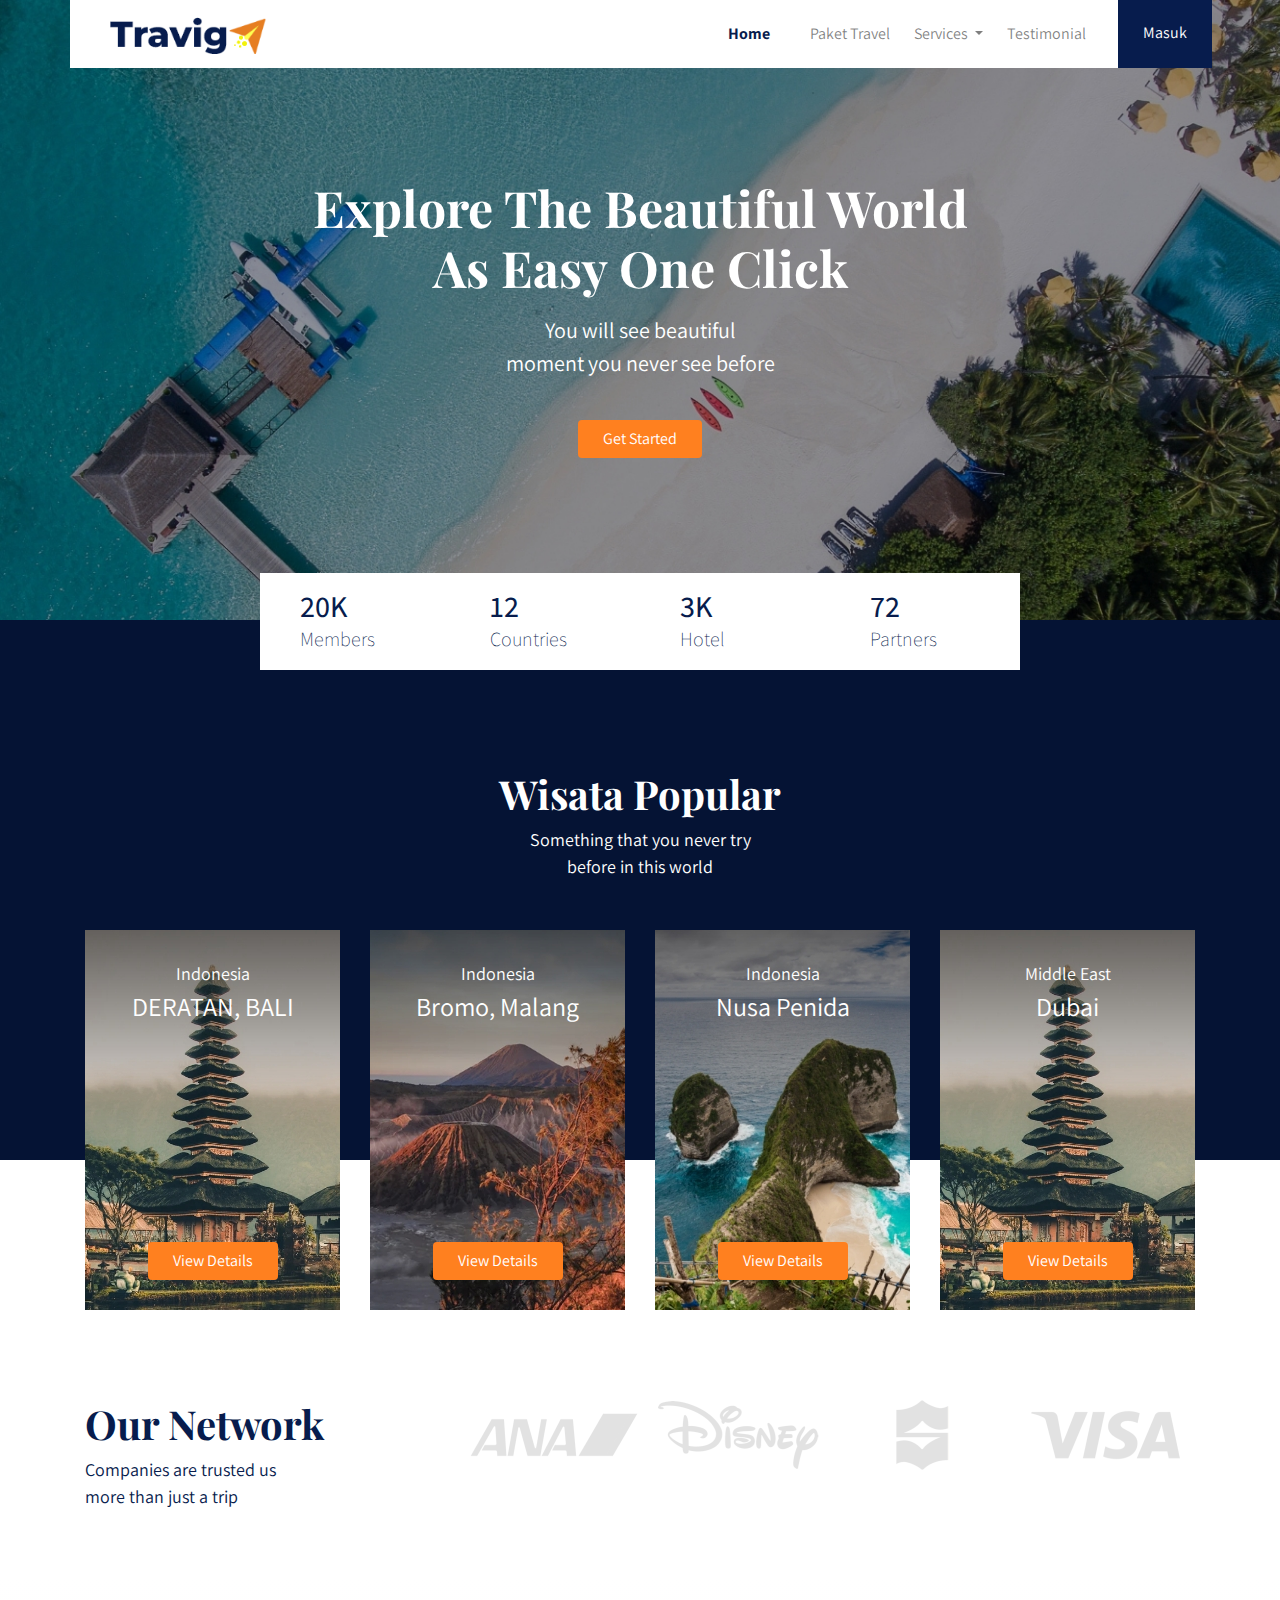
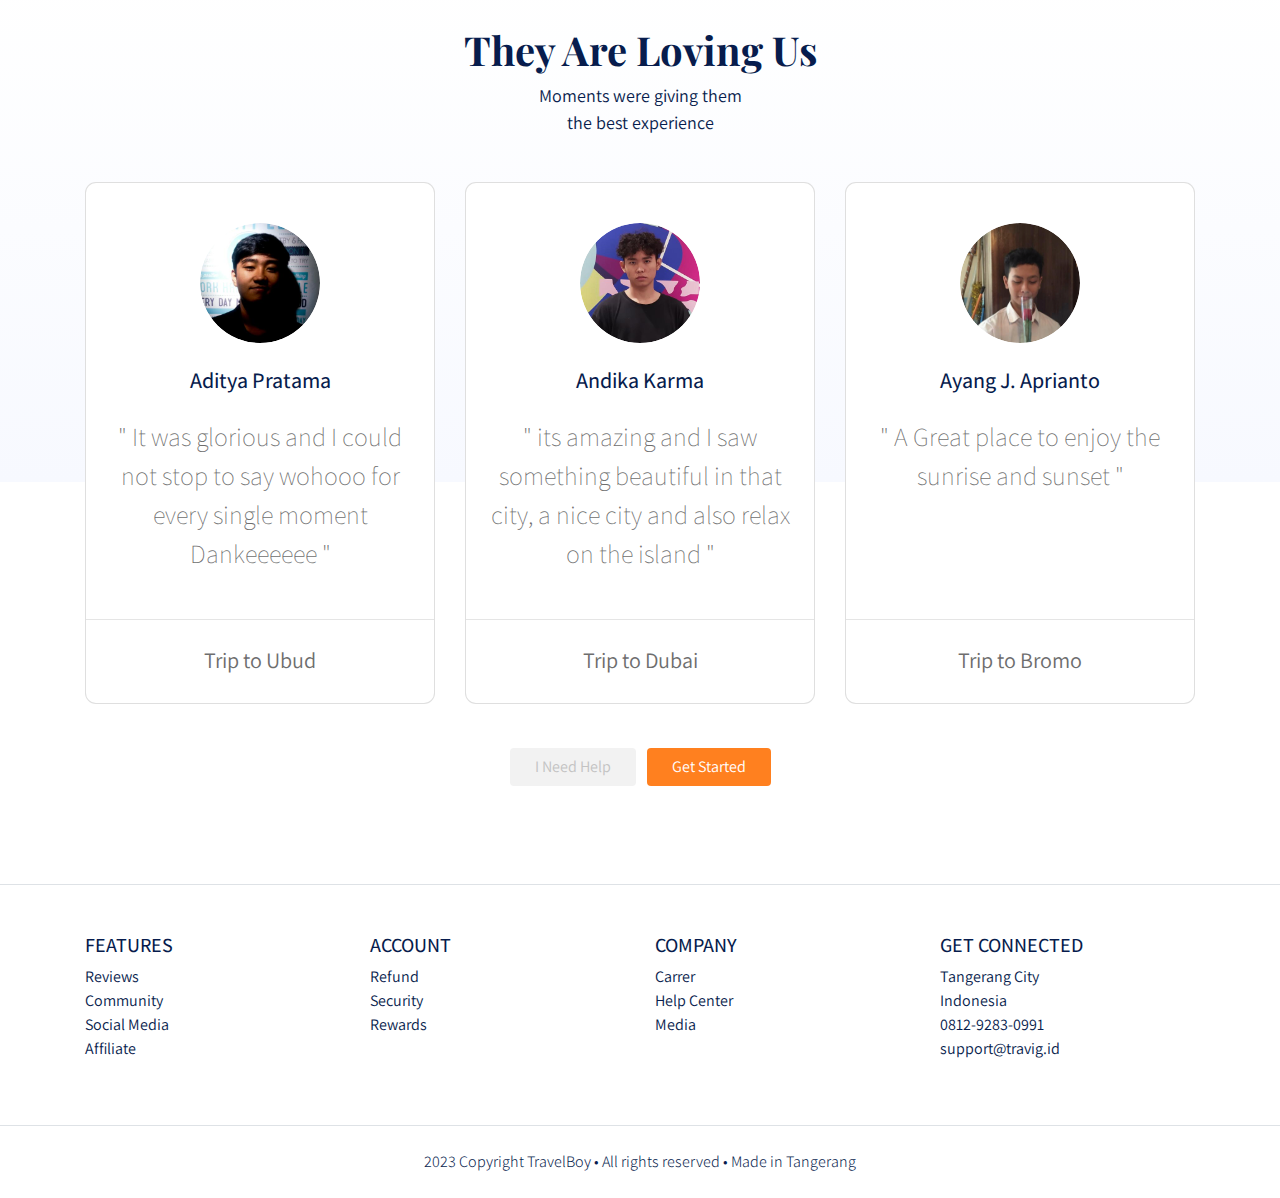
<file: index.html>
<!DOCTYPE html>
<html lang="en">
	<head>
		<meta charset="UTF-8" />
		<meta http-equiv="X-UA-Compatible" content="IE=edge" />
		<meta name="viewport" content="width=device-width, initial-scale=1.0" />
		<title>The Travig</title>
		<!-- Bootstrap CSS -->
		<link rel="stylesheet" href="frontend/libraries/bootstrap/css/bootstrap.css" />

		<!-- Google Font -->
		<link href="https://fonts.googleapis.com/css2?family=Assistant:wght@300;400;500;600;700;800&family=Playfair+Display:wght@400;500;600;700;800;900&display=swap" rel="stylesheet" />

		<!-- CSS -->
		<link rel="stylesheet" href="frontend/styles/main.css" />
	</head>
	<body>
		<!-- Navbar -->
		<div class="container">
			<nav class="row navbar navbar-expand-lg navbar-light bg-white">
				<a href="index.html" class="navbar-brand">
					<img src="frontend/images/logo_travig.png" alt="Logo Travig" />
				</a>
				<button class="navbar-toggler navbar-toggler-right" type="button" data-toggle="collapse" data-target="#navb">
					<span class="navbar-toggler-icon"></span>
				</button>

				<div class="collapse navbar-collapse" id="navb">
					<ul class="navbar-nav ml-auto mr-3">
						<li class="nav-item mx-md-3">
							<a href="index.html" class="nav-link active">Home</a>
						</li>
						<li class="nav-item mx-md-2">
							<a href="details.html" class="nav-link">Paket Travel</a>
						</li>
						<li class="nav-item dropdown">
							<a href="#" class="nav-link dropdown-toggle" id="navbardrop" data-toggle="dropdown"> Services </a>
							<div class="dropdown-menu">
								<a href="#" class="dropdown-item">Link 1</a>
								<a href="#" class="dropdown-item">Link 2</a>
								<a href="#" class="dropdown-item">Link 3</a>
							</div>
						</li>
						<li class="nav-item mx-md-2">
							<a href="#" class="nav-link">Testimonial</a>
						</li>
					</ul>

					<!-- Mobile Button -->
					<form class="form-inline d-sm-block d-md-none">
						<button class="btn btn-login my-2 my-sm-0 px-4">Masuk</button>
					</form>

					<!-- Desktop Button -->
					<form class="form-inline my-2 my-lg-0 d-none d-md-block">
						<button class="btn btn-login btn-navbar-end my-2 my-sm-0 px-4">Masuk</button>
					</form>
				</div>
			</nav>
		</div>

		<!-- Header -->
		<header class="text-center">
			<h1>
				Explore The Beautiful World
				<br />
				As Easy One Click
			</h1>
			<p class="mt-3">
				You will see beautiful
				<br />
				moment you never see before
			</p>
			<a href="#" class="btn btn-get-started px-4 mt-4"> Get Started </a>
		</header>

		<!-- Main Content -->
		<main>
			<!-- Statistik -->
			<div class="container">
				<section class="section-stats row justify-content-center">
					<div class="col-3 col-md-2 stats-detail">
						<h2>20K</h2>
						<p>Members</p>
					</div>
					<div class="col-3 col-md-2 stats-detail">
						<h2>12</h2>
						<p>Countries</p>
					</div>
					<div class="col-3 col-md-2 stats-detail">
						<h2>3K</h2>
						<p>Hotel</p>
					</div>
					<div class="col-3 col-md-2 stats-detail">
						<h2>72</h2>
						<p>Partners</p>
					</div>
				</section>
			</div>

			<!-- Wisata -->
			<div class="section section-popular">
				<div class="container">
					<div class="row">
						<div class="col text-center section-popular-heading">
							<h2>Wisata Popular</h2>
							<p>
								Something that you never try
								<br />
								before in this world
							</p>
						</div>
					</div>
				</div>
			</div>

			<!-- Item Wisata -->
			<section class="section-popular-content" id="popularContent">
				<div class="container">
					<div class="section-popular-travel row justify-content-center">
						<!-- Item Wisata 1 -->
						<div class="col-sm-6 col-md-4 col-lg-3">
							<div class="card-travel text-center d-flex flex-column" style="background-image: url('frontend/images/popular-1.jpg')">
								<div class="travel-country">Indonesia</div>
								<div class="travel-location">DERATAN, BALI</div>
								<div class="travel-button mt-auto">
									<a href="details.html" class="btn btn-travel-details px-4"> View Details </a>
								</div>
							</div>
						</div>

						<!-- Item Wisata 2 -->
						<div class="col-sm-6 col-md-4 col-lg-3">
							<div class="card-travel text-center d-flex flex-column" style="background-image: url('frontend/images/popular-2.jpg')">
								<div class="travel-country">Indonesia</div>
								<div class="travel-location">Bromo, Malang</div>
								<div class="travel-button mt-auto">
									<a href="details.html" class="btn btn-travel-details px-4"> View Details </a>
								</div>
							</div>
						</div>

						<!-- Item Wisata 3 -->
						<div class="col-sm-6 col-md-4 col-lg-3">
							<div class="card-travel text-center d-flex flex-column" style="background-image: url('frontend/images/popular-3.jpg')">
								<div class="travel-country">Indonesia</div>
								<div class="travel-location">Nusa Penida</div>
								<div class="travel-button mt-auto">
									<a href="details.html" class="btn btn-travel-details px-4"> View Details </a>
								</div>
							</div>
						</div>

						<!-- Item Wisata 4 -->
						<div class="col-sm-6 col-md-4 col-lg-3">
							<div class="card-travel text-center d-flex flex-column" style="background-image: url('frontend/images/popular-1.jpg')">
								<div class="travel-country">Middle East</div>
								<div class="travel-location">Dubai</div>
								<div class="travel-button mt-auto">
									<a href="details.html" class="btn btn-travel-details px-4"> View Details </a>
								</div>
							</div>
						</div>
					</div>
				</div>
			</section>

			<!-- Network -->
			<section class="section-network">
				<div class="container">
					<div class="row">
						<div class="col-md-4">
							<h2>Our Network</h2>
							<p>
								Companies are trusted us
								<br />
								more than just a trip
							</p>
						</div>
						<div class="col-md-8 text-center">
							<img src="frontend/images/logos_partner.png" alt="Image Partners" class="img-partner" />
						</div>
					</div>
				</div>
			</section>

			<!-- Testimonial Heading-->
			<section class="section-testimonial-heading" id="testimonialHeading">
				<div class="container">
					<div class="row">
						<div class="col text-center">
							<h2>They Are Loving Us</h2>
							<p>
								Moments were giving them
								<br />
								the best experience
							</p>
						</div>
					</div>
				</div>
			</section>

			<!-- Testimonial Content -->
			<section class="section-testimonial-content" id="testimonialContent">
				<div class="container">
					<div class="section-popular-travel row justify-content-center">
						<div class="col-sm-6 col-md-6 col-lg-4">
							<div class="card card-testimonial text-center">
								<div class="testimonial-content">
									<img src="frontend/images/testimonial-1.png" alt="User Testi" class="mb-4 rounded-circle" />
									<h3 class="mb-4">Aditya Pratama</h3>
									<p class="testimonial">" It was glorious and I could not stop to say wohooo for every single moment Dankeeeeee "</p>
								</div>
								<hr />
								<p class="trip-to mt-2">Trip to Ubud</p>
							</div>
						</div>
						<div class="col-sm-6 col-md-6 col-lg-4">
							<div class="card card-testimonial text-center">
								<div class="testimonial-content">
									<img src="frontend/images/testimonial-2.png" alt="User Testi" class="mb-4 rounded-circle" />
									<h3 class="mb-4">Andika Karma</h3>
									<p class="testimonial">" its amazing and I saw something beautiful in that city, a nice city and also relax on the island "</p>
								</div>
								<hr />
								<p class="trip-to mt-2">Trip to Dubai</p>
							</div>
						</div>
						<div class="col-sm-6 col-md-6 col-lg-4">
							<div class="card card-testimonial text-center">
								<div class="testimonial-content">
									<img src="frontend/images/testimonial-3.png" alt="User Testi" class="mb-4 rounded-circle" />
									<h3 class="mb-4">Ayang J. Aprianto</h3>
									<p class="testimonial">" A Great place to enjoy the sunrise and sunset "</p>
								</div>
								<hr />
								<p class="trip-to mt-2">Trip to Bromo</p>
							</div>
						</div>
					</div>
					<div class="row">
						<div class="col-12 text-center">
							<a href="#" class="btn btn-need-help px-4 mt-4 mx-1"> I Need Help </a>
							<a href="#" class="btn btn-get-started px-4 mt-4 mx-1"> Get Started </a>
						</div>
					</div>
				</div>
			</section>
		</main>

		<!-- Footer -->
		<footer class="section-footer mt-5 mb-4 border-top">
			<div class="container pt-5 pb-5">
				<div class="row justify-content-center">
					<div class="col-12">
						<div class="row">
							<div class="col-12 col-lg-3">
								<h5>FEATURES</h5>
								<ul class="list-unstyled">
									<li><a href="#">Reviews</a></li>
									<li>
										<a href="#">Community</a>
									</li>
									<li>
										<a href="#">Social Media</a>
									</li>
									<li>
										<a href="#">Affiliate</a>
									</li>
								</ul>
							</div>
							<div class="col-12 col-lg-3">
								<h5>ACCOUNT</h5>
								<ul class="list-unstyled">
									<li><a href="#">Refund</a></li>
									<li>
										<a href="#">Security</a>
									</li>
									<li><a href="#">Rewards</a></li>
								</ul>
							</div>
							<div class="col-12 col-lg-3">
								<h5>COMPANY</h5>
								<ul class="list-unstyled">
									<li><a href="#">Carrer</a></li>
									<li>
										<a href="#">Help Center</a>
									</li>
									<li><a href="#">Media</a></li>
								</ul>
							</div>
							<div class="col-12 col-lg-3">
								<h5>GET CONNECTED</h5>
								<ul class="list-unstyled">
									<li>
										<a href="#">Tangerang City</a>
									</li>
									<li>
										<a href="#">Indonesia</a>
									</li>
									<li>
										<a href="#">0812-9283-0991</a>
									</li>
									<li>
										<a href="#">support@travig.id</a>
									</li>
								</ul>
							</div>
						</div>
					</div>
				</div>
			</div>
			<div class="container-fluid">
				<div class="row border-top justify-content-center align-items-center pt-4">
					<div class="col-auto text-gray-500 font-weight-light">2023 Copyright TravelBoy • All rights reserved • Made in Tangerang</div>
				</div>
			</div>
		</footer>

		<!-- Jquery -->
		<script src="frontend/libraries/jquery/jquery-3.6.3.min.js"></script>
		<!-- Bootstrap JS -->
		<script src="frontend/libraries/bootstrap/js/bootstrap.js"></script>
		<script src="frontend/libraries/retina/retina.min.js"></script>
	</body>
</html>
</file>
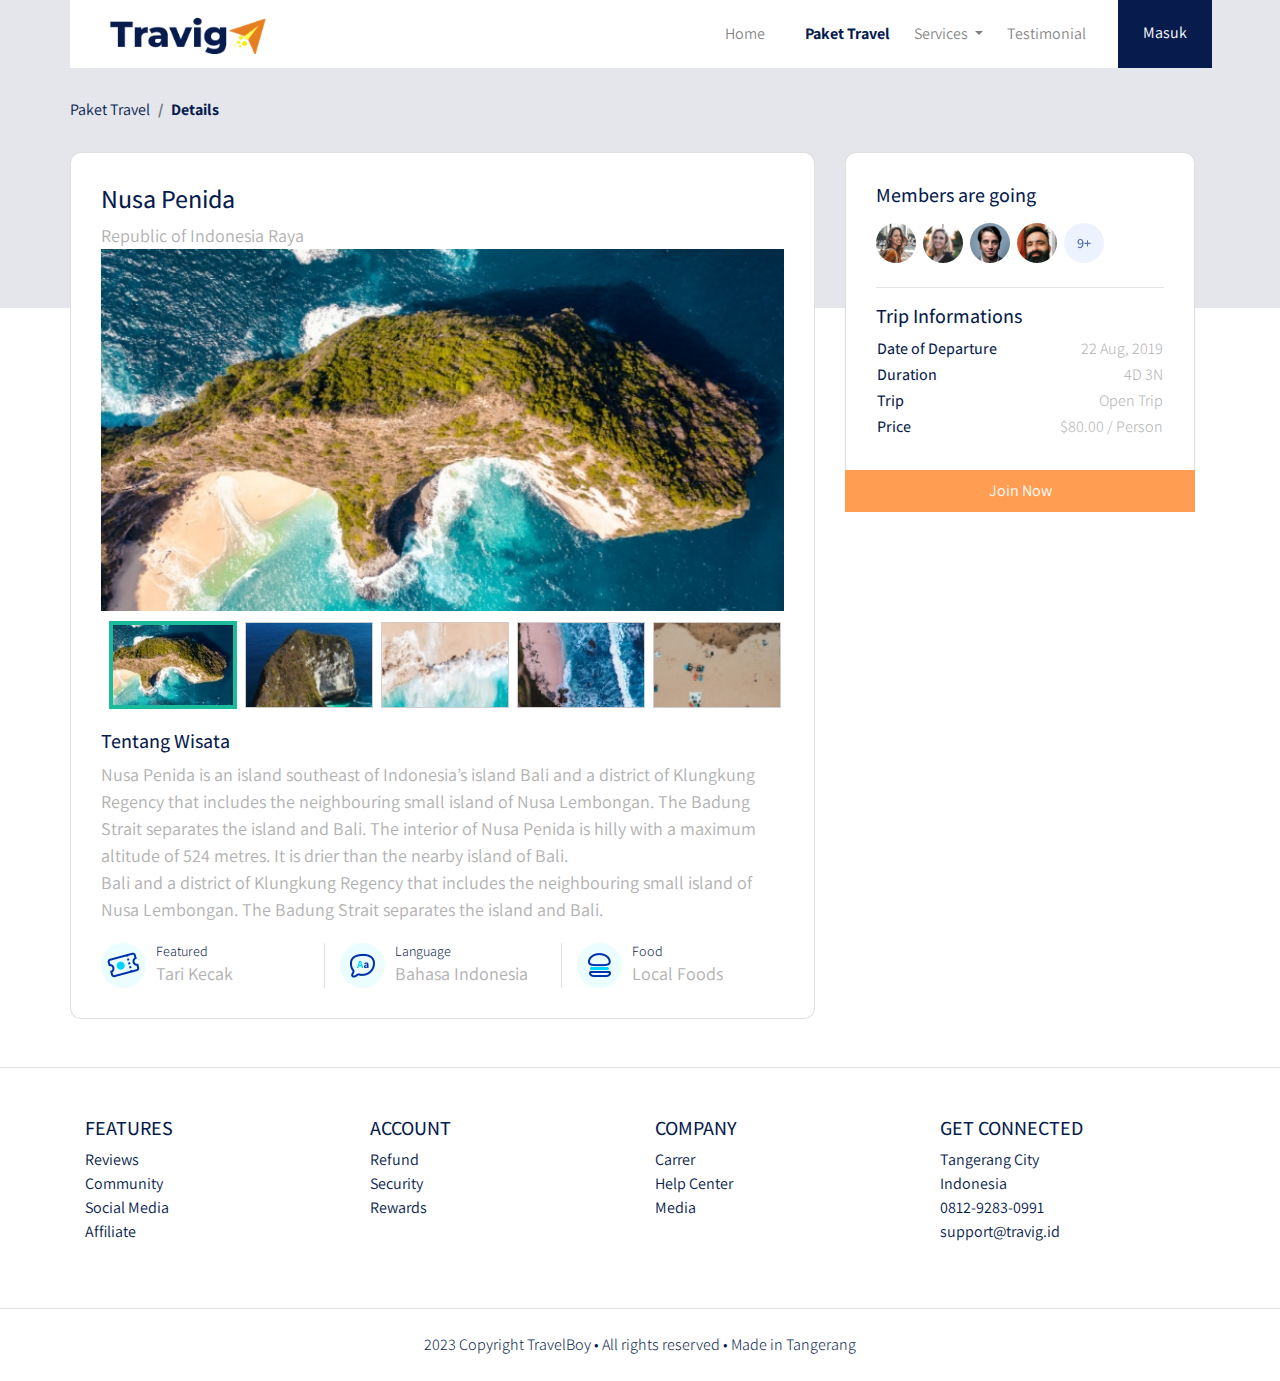
<file: details.html>
<!DOCTYPE html>
<html lang="en">
	<head>
		<meta charset="UTF-8" />
		<meta http-equiv="X-UA-Compatible" content="IE=edge" />
		<meta name="viewport" content="width=device-width, initial-scale=1.0" />
		<title>The Travig</title>
		<!-- Bootstrap CSS -->
		<link rel="stylesheet" href="frontend/libraries/bootstrap/css/bootstrap.css" />

		<!-- XZoom CSS -->
		<link rel="stylesheet" href="frontend/libraries/xzoom/xzoom.css" />

		<!-- Google Font -->
		<link href="https://fonts.googleapis.com/css2?family=Assistant:wght@300;400;500;600;700;800&family=Playfair+Display:wght@400;500;600;700;800;900&display=swap" rel="stylesheet" />

		<!-- CSS -->
		<link rel="stylesheet" href="frontend/styles/main.css" />
	</head>
	<body>
		<!-- Navbar -->
		<div class="container">
			<nav class="row navbar navbar-expand-lg navbar-light bg-white">
				<a href="#" class="navbar-brand">
					<img src="frontend/images/logo_travig.png" alt="Logo Travig" />
				</a>
				<button class="navbar-toggler navbar-toggler-right" type="button" data-toggle="collapse" data-target="#navb">
					<span class="navbar-toggler-icon"></span>
				</button>

				<div class="collapse navbar-collapse" id="navb">
					<ul class="navbar-nav ml-auto mr-3">
						<li class="nav-item mx-md-3">
							<a href="index.html" class="nav-link">Home</a>
						</li>
						<li class="nav-item mx-md-2">
							<a href="details.html" class="nav-link active">Paket Travel</a>
						</li>
						<li class="nav-item dropdown">
							<a href="#" class="nav-link dropdown-toggle" id="navbardrop" data-toggle="dropdown"> Services </a>
							<div class="dropdown-menu">
								<a href="#" class="dropdown-item">Link 1</a>
								<a href="#" class="dropdown-item">Link 2</a>
								<a href="#" class="dropdown-item">Link 3</a>
							</div>
						</li>
						<li class="nav-item mx-md-2">
							<a href="#" class="nav-link">Testimonial</a>
						</li>
					</ul>

					<!-- Mobile Button -->
					<form class="form-inline d-sm-block d-md-none">
						<button class="btn btn-login my-2 my-sm-0 px-4">Masuk</button>
					</form>

					<!-- Desktop Button -->
					<form class="form-inline my-2 my-lg-0 d-none d-md-block">
						<button class="btn btn-login btn-navbar-end my-2 my-sm-0 px-4">Masuk</button>
					</form>
				</div>
			</nav>
		</div>

		<!-- Main Content -->
		<main>
			<!-- Content Details -->
			<section class="section-details-header"></section>
			<section class="section-details-content">
				<div class="container">
					<div class="row">
						<div class="col p-0">
							<nav>
								<ol class="breadcrumb">
									<li class="breadcrumb-item">Paket Travel</li>
									<li class="breadcrumb-item active">Details</li>
								</ol>
							</nav>
						</div>
					</div>
					<div class="row">
						<div class="col-lg-8 pl-lg-0">
							<div class="card card-detail">
								<h1>Nusa Penida</h1>
								<p>Republic of Indonesia Raya</p>
								<div class="gallery">
									<div class="xzoom-container">
										<img src="frontend/images/details-1.jpg" class="xzoom" id="xzoom-default" xoriginal="frontend/images/details-1.jpg" />
									</div>
									<div class="xzoom-thumbs">
										<!-- Details 1 -->
										<a href="frontend/images/details1.jpg">
											<img src="frontend/images/details1.jpg" class="xzoom-gallery" width="128" xpreview="frontend/images/details1.jpg" />
										</a>
										<!-- Details 2 -->
										<a href="frontend/images/details-2.jpg">
											<img src="frontend/images/details-2.jpg" class="xzoom-gallery" width="128" xpreview="frontend/images/details-2.jpg" />
										</a>
										<!-- Details 3 -->
										<a href="frontend/images/details-3.jpg">
											<img src="frontend/images/details-3.jpg" class="xzoom-gallery" width="128" xpreview="frontend/images/details-3.jpg" />
										</a>
										<!-- Details 4 -->
										<a href="frontend/images/details-4.jpg">
											<img src="frontend/images/details-4.jpg" class="xzoom-gallery" width="128" xpreview="frontend/images/details-4.jpg" />
										</a>
										<!-- Details 5 -->
										<a href="frontend/images/details-5.jpg">
											<img src="frontend/images/details-5.jpg" class="xzoom-gallery" width="128" xpreview="frontend/images/details-5.jpg" />
										</a>
									</div>
								</div>
								<h2>Tentang Wisata</h2>
								<p>
									Nusa Penida is an island southeast of Indonesia’s island Bali and a district of Klungkung Regency that includes the neighbouring small island of Nusa Lembongan. The Badung Strait separates the island and Bali. The interior
									of Nusa Penida is hilly with a maximum altitude of 524 metres. It is drier than the nearby island of Bali.
								</p>
								<p>Bali and a district of Klungkung Regency that includes the neighbouring small island of Nusa Lembongan. The Badung Strait separates the island and Bali.</p>
								<div class="features row">
									<div class="col-md-4">
										<img src="frontend/images/ic_event.png" alt="" class="feature-image" />
										<div class="description">
											<h3>Featured</h3>
											<p>Tari Kecak</p>
										</div>
									</div>
									<div class="col-md-4 border-left">
										<img src="frontend/images/ic_language.png" alt="" class="feature-image" />
										<div class="description">
											<h3>Language</h3>
											<p>Bahasa Indonesia</p>
										</div>
									</div>
									<div class="col-md-4 border-left">
										<img src="frontend/images/ic_foods.png" alt="" class="feature-image" />
										<div class="description">
											<h3>Food</h3>
											<p>Local Foods</p>
										</div>
									</div>
								</div>
							</div>
						</div>
						<div class="col-lg-4">
							<div class="card card-detail card-right">
								<h2>Members are going</h2>
								<div class="member my-2">
									<img src="frontend/images/member-1.png" alt="Members" class="member-image mr-1" />
									<img src="frontend/images/member-2.png" alt="Members" class="member-image mr-1" />
									<img src="frontend/images/member-3.png" alt="Members" class="member-image mr-1" />
									<img src="frontend/images/member-4.png" alt="Members" class="member-image mr-1" />
									<img src="frontend/images/member-5.png" alt="Members" class="member-image mr-1" />
								</div>
								<hr />
								<h2>Trip Informations</h2>
								<table class="trip-information">
									<tr>
										<th width="50%">Date of Departure</th>
										<td width="50%" class="text-right">22 Aug, 2019</td>
									</tr>
									<tr>
										<th width="50%">Duration</th>
										<td width="50%" class="text-right">4D 3N</td>
									</tr>
									<tr>
										<th width="50%">Trip</th>
										<td width="50%" class="text-right">Open Trip</td>
									</tr>
									<tr>
										<th width="50%">Price</th>
										<td width="50%" class="text-right">$80.00 / Person</td>
									</tr>
								</table>
							</div>
							<div class="join-container">
								<a href="checkout.html" class="btn btn-block btn-join-now mt-3 py-2"> Join Now </a>
							</div>
						</div>
					</div>
				</div>
			</section>
		</main>

		<!-- Footer -->
		<footer class="section-footer mt-5 mb-4 border-top">
			<div class="container pt-5 pb-5">
				<div class="row justify-content-center">
					<div class="col-12">
						<div class="row">
							<div class="col-12 col-lg-3">
								<h5>FEATURES</h5>
								<ul class="list-unstyled">
									<li><a href="#">Reviews</a></li>
									<li>
										<a href="#">Community</a>
									</li>
									<li>
										<a href="#">Social Media</a>
									</li>
									<li>
										<a href="#">Affiliate</a>
									</li>
								</ul>
							</div>
							<div class="col-12 col-lg-3">
								<h5>ACCOUNT</h5>
								<ul class="list-unstyled">
									<li><a href="#">Refund</a></li>
									<li>
										<a href="#">Security</a>
									</li>
									<li><a href="#">Rewards</a></li>
								</ul>
							</div>
							<div class="col-12 col-lg-3">
								<h5>COMPANY</h5>
								<ul class="list-unstyled">
									<li><a href="#">Carrer</a></li>
									<li>
										<a href="#">Help Center</a>
									</li>
									<li><a href="#">Media</a></li>
								</ul>
							</div>
							<div class="col-12 col-lg-3">
								<h5>GET CONNECTED</h5>
								<ul class="list-unstyled">
									<li>
										<a href="#">Tangerang City</a>
									</li>
									<li>
										<a href="#">Indonesia</a>
									</li>
									<li>
										<a href="#">0812-9283-0991</a>
									</li>
									<li>
										<a href="#">support@travig.id</a>
									</li>
								</ul>
							</div>
						</div>
					</div>
				</div>
			</div>
			<div class="container-fluid">
				<div class="row border-top justify-content-center align-items-center pt-4">
					<div class="col-auto text-gray-500 font-weight-light">2023 Copyright TravelBoy • All rights reserved • Made in Tangerang</div>
				</div>
			</div>
		</footer>

		<!-- Jquery -->
		<script src="frontend/libraries/jquery/jquery-3.6.3.min.js"></script>

		<!-- Bootstrap JS -->
		<script src="frontend/libraries/bootstrap/js/bootstrap.js"></script>

		<!-- Retina Js -->
		<script src="frontend/libraries/retina/retina.min.js"></script>

		<!-- XZoom Js-->
		<script src="frontend/libraries/xzoom/xzoom.min.js"></script>

		<script>
			$(document).ready(function () {
				$('.xzoom, .xzoom-gallery').xzoom({
					zoomWidth: 500,
					title: false,
					tint: '#333',
					Xoffset: 15,
				});
			});
		</script>
	</body>
</html>
</file>
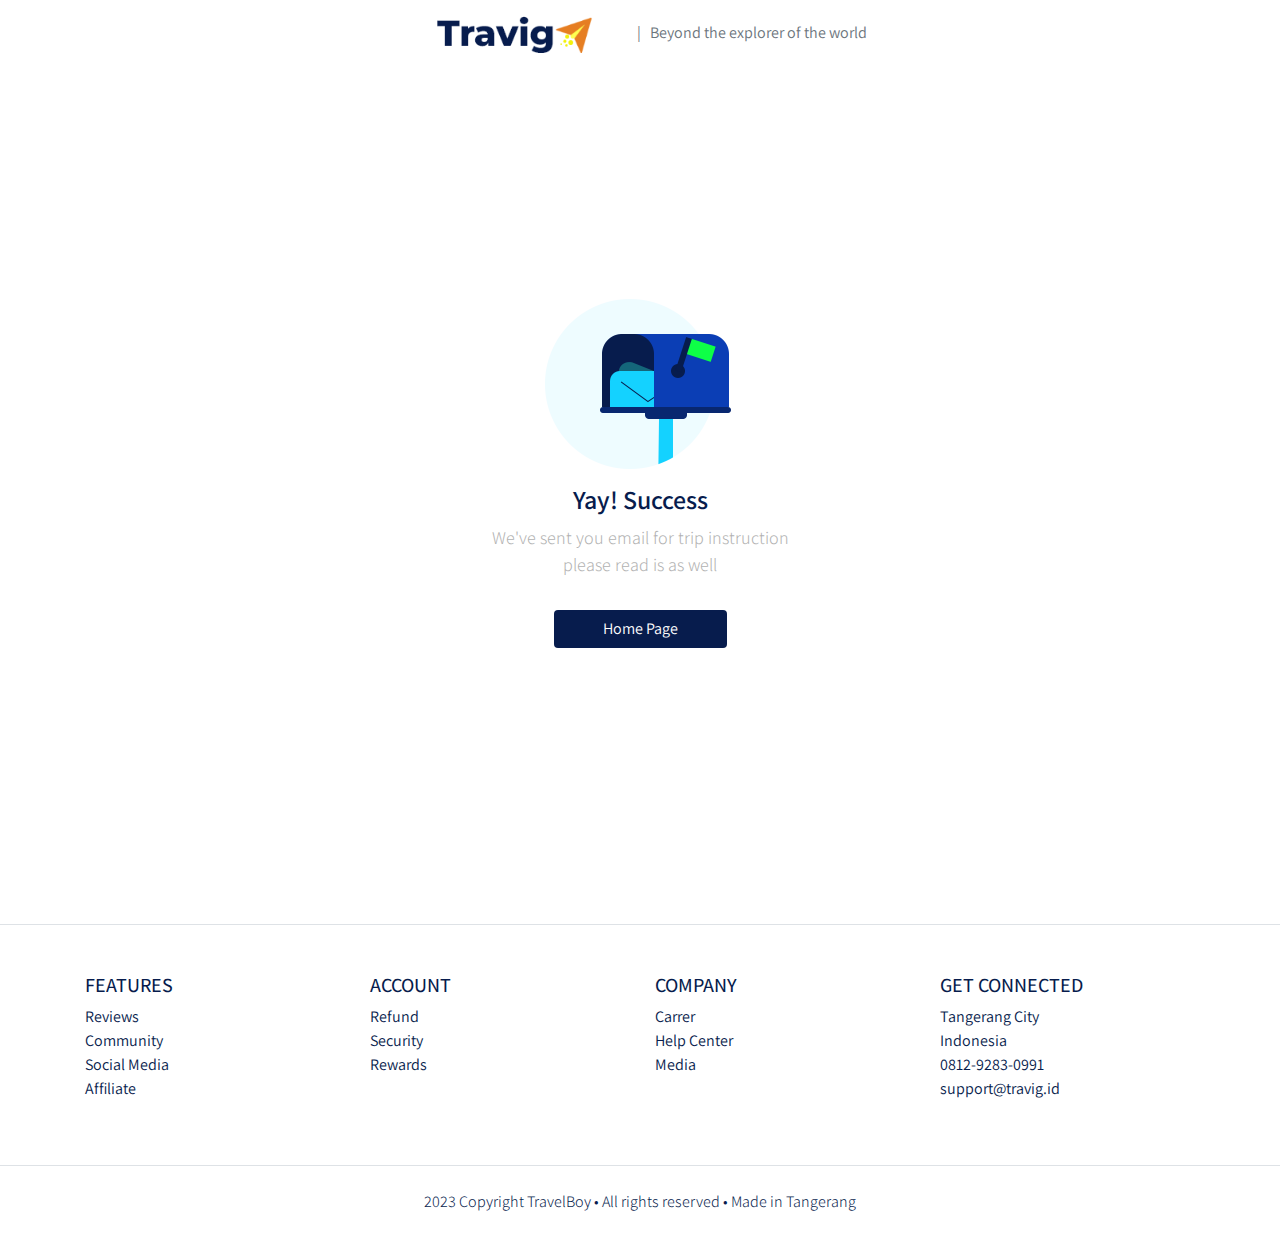
<file: success.html>
<!DOCTYPE html>
<html lang="en">
	<head>
		<meta charset="UTF-8" />
		<meta http-equiv="X-UA-Compatible" content="IE=edge" />
		<meta name="viewport" content="width=device-width, initial-scale=1.0" />
		<title>The Travig</title>
		<!-- Bootstrap CSS -->
		<link rel="stylesheet" href="frontend/libraries/bootstrap/css/bootstrap.css" />

		<!-- XZoom CSS -->
		<link rel="stylesheet" href="frontend/libraries/xzoom/xzoom.css" />

		<!-- Gijgo CSS -->
		<link rel="stylesheet" href="frontend/libraries/gijgo/css/gijgo.min.css" />

		<!-- Google Font -->
		<link href="https://fonts.googleapis.com/css2?family=Assistant:wght@300;400;500;600;700;800&family=Playfair+Display:wght@400;500;600;700;800;900&display=swap" rel="stylesheet" />

		<!-- CSS -->
		<link rel="stylesheet" href="frontend/styles/main.css" />
	</head>
	<body>
		<!-- Navbar -->
		<div class="container">
			<nav class="row navbar navbar-expand-lg navbar-light bg-white">
				<div class="navbar-nav ml-auto mr-auto mr-sm-auto mr-lg-0 mr-md-auto">
					<a href="index.html" class="navbar-brand">
						<img src="frontend/images/logo_travig.png" alt="Logo Travig" />
					</a>
				</div>

				<ul class="navbar-nav mr-auto d-none d-lg-block">
					<li>
						<span class="text-muted"> | &nbsp; Beyond the explorer of the world </span>
					</li>
				</ul>
			</nav>
		</div>

		<!-- Main Content -->
		<main>
			<div class="section-success d-flex align-items-center">
				<div class="col text-center">
					<img src="frontend/images/Ic_mail.png" alt="Icon Success" />
					<h1>Yay! Success</h1>
					<p>
						We've sent you email for trip instruction
						<br />
						please read is as well
					</p>
					<a href="index.html" class="btn btn-home-page mt-3 px-5">Home Page</a>
				</div>
			</div>
		</main>

		<!-- Footer -->
		<footer class="section-footer mt-5 mb-4 border-top">
			<div class="container pt-5 pb-5">
				<div class="row justify-content-center">
					<div class="col-12">
						<div class="row">
							<div class="col-12 col-lg-3">
								<h5>FEATURES</h5>
								<ul class="list-unstyled">
									<li><a href="#">Reviews</a></li>
									<li>
										<a href="#">Community</a>
									</li>
									<li>
										<a href="#">Social Media</a>
									</li>
									<li>
										<a href="#">Affiliate</a>
									</li>
								</ul>
							</div>
							<div class="col-12 col-lg-3">
								<h5>ACCOUNT</h5>
								<ul class="list-unstyled">
									<li><a href="#">Refund</a></li>
									<li>
										<a href="#">Security</a>
									</li>
									<li><a href="#">Rewards</a></li>
								</ul>
							</div>
							<div class="col-12 col-lg-3">
								<h5>COMPANY</h5>
								<ul class="list-unstyled">
									<li><a href="#">Carrer</a></li>
									<li>
										<a href="#">Help Center</a>
									</li>
									<li><a href="#">Media</a></li>
								</ul>
							</div>
							<div class="col-12 col-lg-3">
								<h5>GET CONNECTED</h5>
								<ul class="list-unstyled">
									<li>
										<a href="#">Tangerang City</a>
									</li>
									<li>
										<a href="#">Indonesia</a>
									</li>
									<li>
										<a href="#">0812-9283-0991</a>
									</li>
									<li>
										<a href="#">support@travig.id</a>
									</li>
								</ul>
							</div>
						</div>
					</div>
				</div>
			</div>
			<div class="container-fluid">
				<div class="row border-top justify-content-center align-items-center pt-4">
					<div class="col-auto text-gray-500 font-weight-light">2023 Copyright TravelBoy • All rights reserved • Made in Tangerang</div>
				</div>
			</div>
		</footer>

		<!-- Jquery -->
		<script src="frontend/libraries/jquery/jquery-3.6.3.min.js"></script>

		<!-- Bootstrap JS -->
		<script src="frontend/libraries/bootstrap/js/bootstrap.js"></script>

		<!-- Retina Js -->
		<script src="frontend/libraries/retina/retina.min.js"></script>

		<!-- XZoom Js-->
		<script src="frontend/libraries/xzoom/xzoom.min.js"></script>

		<!-- Gijgo JS -->
		<script src="frontend/libraries/gijgo/js/gijgo.min.js"></script>

		<script>
			$(document).ready(function () {
				$('.xzoom, .xzoom-gallery').xzoom({
					zoomWidth: 500,
					title: false,
					tint: '#333',
					Xoffset: 15,
				});

				$('.datepicker').datepicker({
					uiLibrary: 'bootstrap4',
					icons: {
						rightIcon: '<img src="frontend/images/Ic_doe.png" />',
					},
				});
			});
		</script>
	</body>
</html>
</file>
<file: frontend/styles/main.css>
body {
  background-color: #ffffff;
  font-family: "Assistant", sans-serif;
  color: #071c4d;
}

.navbar-brand img {
  max-height: 40px;
}

.btn-navbar-end {
  margin-top: -10px !important;
  margin-bottom: -8px !important;
  margin-right: -18px !important;
  height: 70px;
  border-radius: 0;
}

.btn-login {
  background-color: #071c4d;
  color: #ffffff;
}
.btn-login:hover {
  background-color: #0d3080;
  color: #ffffff;
}

.nav-link {
  color: #071c4d;
}
.nav-link.active {
  font-weight: bold;
  color: #071c4d !important;
}

header {
  padding: 180px 0 165px;
  margin-top: -70px;
  background-image: url("../images/header.jpg ");
  background-size: cover;
}
header h1,
header p {
  color: #ffffff;
}
header h1 {
  font-family: "Playfair Display", serif;
  font-weight: bold;
  font-size: 50px;
}
header p {
  font-size: 22px;
}
header .btn-get-started {
  color: #ffffff;
  background-color: #ff801f;
}
header .btn-get-started:hover {
  background-color: #f5964e;
  color: #ffffff;
}

.section-stats {
  margin-top: -50px;
}
.section-stats .stats-detail {
  padding-top: 15px;
  background-color: #ffffff;
  padding-left: 40px;
}
.section-stats h2 {
  font-size: 30px;
  margin-bottom: 0;
}
.section-stats p {
  font-size: 20px;
  font-weight: lighter;
}

.section-popular {
  min-height: 540px;
  background-color: #051334;
  margin-top: -50px;
  margin-bottom: -230px;
}
.section-popular .section-popular-heading {
  margin-top: 150px;
}
.section-popular h2,
.section-popular p {
  color: #ffffff;
}
.section-popular h2 {
  font-family: "Playfair Display", serif;
  font-size: 40px;
  font-weight: bold;
}
.section-popular p {
  font-size: 18px;
}

.section-popular-content .section-popular-travel .card-travel {
  min-height: 380px;
  background-color: #ddd;
  color: #ffffff;
  padding: 30px;
  background-size: cover;
  margin-bottom: 20px;
}
.section-popular-content .section-popular-travel .travel-country {
  font-size: 18px;
  color: #ffffff;
}
.section-popular-content .section-popular-travel .travel-location {
  font-size: 26px;
  color: #ffffff;
}
.section-popular-content .section-popular-travel .travel-button .btn-travel-details {
  color: #ffffff;
  background-color: #ff801f;
}
.section-popular-content .section-popular-travel .travel-button .btn-travel-details:hover {
  color: #ffffff;
  background-color: #ff913c;
}

.section-network {
  background-color: #ffffff;
  margin-top: -170px;
  padding-top: 240px;
  padding-bottom: 50px;
}
.section-network h2 {
  font-family: "Playfair Display", serif;
  font-weight: bold;
  font-size: 40px;
}
.section-network p {
  font-size: 18px;
}
.section-network img {
  max-width: 100%;
}

.section-testimonial-heading {
  background: linear-gradient(#fff 0%, #f7f9ff 100%);
  padding-top: 50px;
  min-height: 506px;
}
.section-testimonial-heading h2 {
  font-family: "Playfair Display", serif;
  font-weight: bold;
  font-size: 40px;
}
.section-testimonial-heading p {
  font-size: 18px;
}

.section-testimonial-content {
  margin-top: -300px;
  padding-bottom: 50px;
}
.section-testimonial-content .card-testimonial {
  padding: 40px 20px 10px;
  border-radius: 11px;
  margin-bottom: 20px;
}
.section-testimonial-content .card-testimonial .testimonial-content {
  min-height: 380px;
}
.section-testimonial-content .card-testimonial h3 {
  font-size: 22px;
}
.section-testimonial-content .card-testimonial .testimonial {
  font-weight: 200;
  font-size: 26px;
  color: #6e6e6e;
  min-height: 150px;
}
.section-testimonial-content .card-testimonial .trip-to {
  font-weight: normal;
  font-size: 22px;
  color: #6e6e6e;
}
.section-testimonial-content .card-testimonial hr {
  margin-left: -20px;
  margin-right: -20px;
}
.section-testimonial-content .btn-get-started {
  color: #ffffff;
  background-color: #ff801f;
}
.section-testimonial-content .btn-get-started:hover {
  color: #ffffff;
  background-color: #ff913c;
}
.section-testimonial-content .btn-need-help {
  color: #c3c3c3;
  background-color: #f2f2f2;
}
.section-testimonial-content .btn-need-help:hover {
  color: #c3c3c3;
  background-color: #fbfbfb;
}

.section-footer a {
  color: #071c4d;
  text-decoration: none;
}
.section-footer a h5 {
  font-size: 22px;
}

.section-details-header {
  min-height: 310px;
  background: #e4e6eb;
  margin-top: -70px;
}

.section-details-content {
  margin-top: -210px;
  min-height: 100vh;
}
.section-details-content .breadcrumb {
  background-color: transparent;
  padding: 0;
  margin-bottom: 30px;
}
.section-details-content .breadcrumb-item.active {
  font-weight: bold;
  color: #071c4d;
}
.section-details-content .card-detail {
  padding: 30px;
  border-radius: 11px;
}
.section-details-content .card-detail h1 {
  font-size: 26px;
}
.section-details-content .card-detail h2 {
  font-size: 20px;
}
.section-details-content .card-detail p {
  font-size: 18px;
  color: #b1b1b1;
}
.section-details-content .card-detail h3 {
  font-weight: 300;
  font-size: 14px;
  color: #071c4d;
}
.section-details-content .card-detail .trip-information th {
  font-weight: 500;
  font-size: 16px;
  color: #071c4d;
}
.section-details-content .card-detail .trip-information td {
  font-weight: 300;
  font-size: 16px;
  color: #b1b1b1;
}
.section-details-content .card-detail .trip-information .text-blue {
  color: #071c4d;
  font-weight: bold;
}
.section-details-content .card-detail .trip-information .text-orange {
  color: #ff9e53;
  font-weight: bold;
}
.section-details-content .card-detail .payment-instruction {
  font-weight: 300;
  font-size: 14px;
  color: #b1b1b1;
  margin-bottom: 16px;
}
.section-details-content .card-detail .bank .bank-item h3 {
  font-size: 16px;
  color: #071c4d;
  margin-bottom: 0;
}
.section-details-content .card-detail .bank .bank-item p {
  margin-bottom: 0;
}
.section-details-content .card-detail .bank .bank-item .description {
  margin-left: 10px;
  overflow: hidden;
  float: left;
}
.section-details-content .card-detail .bank .bank-item .description p {
  font-weight: normal;
  font-size: 14px;
  color: #071c4d;
}
.section-details-content .card-detail .bank .bank-image {
  width: 45px;
  height: 45px;
  float: left;
}
.section-details-content .card-detail .disclaimer {
  font-weight: 300;
  font-size: 14px;
  color: #b1b1b1;
}
.section-details-content .card-detail .gj-datepicker .datepicker {
  border-right: none;
}
.section-details-content .card-detail .gj-datepicker .input-group-append .btn {
  padding-right: 30px;
}
.section-details-content .card-detail .btn-add-now {
  background-color: #071c4d;
  color: #fff;
}
.section-details-content .card-detail .btn-add-now:hover {
  background-color: #143278;
  color: #fff;
}
.section-details-content .card-right {
  border-bottom-left-radius: 0;
  border-bottom-right-radius: 0;
  border-bottom: 0;
}
.section-details-content .features {
  margin-top: 20px;
}
.section-details-content h3 {
  font-size: 18px;
  color: #071c4d;
  margin-bottom: 0;
}
.section-details-content p {
  margin-bottom: 0;
}
.section-details-content .description {
  margin-left: 10px;
  overflow: hidden;
  float: left;
}
.section-details-content .feature-image {
  width: 45px;
  height: 45px;
  float: left;
}
.section-details-content .gallery .xzoom-container {
  display: block;
}
.section-details-content .gallery .xzoom {
  width: 100%;
  box-shadow: none;
  margin-bottom: 10px;
}
.section-details-content .gallery .xactive {
  border: 4px solid #1abc9c;
  box-shadow: none;
}
.section-details-content .member .member-image {
  width: 40px;
  height: 40px;
}
.section-details-content .join-container {
  margin-top: -16px;
}
.section-details-content .btn-join-now {
  background-color: #ff9e53;
  color: #ffffff;
  border-radius: 0;
}
.section-details-content .btn-join-now:hover {
  background-color: #fdab6c;
  color: #ffffff;
}

.section-success {
  height: 90vh;
}
.section-success h1 {
  font-weight: 600;
  font-size: 26px;
  color: #071c4d;
}
.section-success p {
  font-weight: 300;
  font-size: 18px;
  color: #b1b1b1;
}
.section-success .btn-home-page {
  border-radius: 4px;
  background-color: #071c4d;
  color: #fff;
}
.section-success .btn-home-page:hover {
  background-color: #0d2d77;
  color: #fff;
}/*# sourceMappingURL=main.css.map */
</file>
<file: frontend/libraries/xzoom/xzoom.css>
/* Compatibility styles for frameworks like bootstrap, foundation e.t.c */
.xzoom-source img, .xzoom-preview img, .xzoom-lens img {
  display: block;
  max-width: none;
  max-height: none;
  -webkit-transition: none;
  -moz-transition: none;
  -o-transition: none;
  transition: none;
}
/* --------------- */

/* xZoom Styles below */
.xzoom-container { 
  display: inline-block;
}

.xzoom-thumbs {
  text-align: center;
  margin-bottom: 10px;
}

.xzoom { 
  -webkit-box-shadow: 0px 0px 5px 0px rgba(0,0,0,0.5);
  -moz-box-shadow: 0px 0px 5px 0px rgba(0,0,0,0.5);
  box-shadow: 0px 0px 5px 0px rgba(0,0,0,0.5);  
}
.xzoom2, .xzoom3, .xzoom4, .xzoom5 {
  -webkit-box-shadow: 0px 0px 5px 0px rgba(0,0,0,0.5);
  -moz-box-shadow: 0px 0px 5px 0px rgba(0,0,0,0.5);
  box-shadow: 0px 0px 5px 0px rgba(0,0,0,0.5);
}

/* Thumbs */
.xzoom-gallery, .xzoom-gallery2, .xzoom-gallery3, .xzoom-gallery4, .xzoom-gallery5 {
  border: 1px solid #cecece;
  margin-left: 5px;
  margin-bottom: 10px;
}

.xzoom-source, .xzoom-hidden {
  display: block;
  position: static;
  float: none;
  clear: both;
}

/* Everything out of border is hidden */
.xzoom-hidden {
  overflow: hidden;
}

/* Preview */
.xzoom-preview {
  border: 1px solid #888;
  background: #2f4f4f;
  box-shadow: -0px -0px 10px rgba(0,0,0,0.50);
}

/* Lens */
.xzoom-lens {
  border: 1px solid #555;
  box-shadow: -0px -0px 10px rgba(0,0,0,0.50);
  cursor: crosshair;
}

/* Loading */
.xzoom-loading {
  background-position: center center;
  background-repeat: no-repeat;
  border-radius: 100%;
  opacity: .7;
  background: url(../example/images/xloading.gif);
  width: 48px;
  height: 48px;
}

/* Additional class that applied to thumb when it is active */
.xactive {
  -webkit-box-shadow: 0px 0px 3px 0px rgba(74,169,210,1);
  -moz-box-shadow: 0px 0px 3px 0px rgba(74,169,210,1);
  box-shadow: 0px 0px 3px 0px rgba(74,169,210,1); 
  border: 1px solid #4aaad2;
}

/* Caption */
.xzoom-caption {
  position: absolute;
  bottom: -43px;
  left: 0;
  background: #000;
  width: 100%;
  text-align: left;
}

.xzoom-caption span {
  color: #fff;
  font-family: Arial, sans-serif;
  display: block;
  font-size: 0.75em;
  font-weight: bold;
  padding: 10px;
}
</file>
<file: frontend/libraries/gijgo/css/gijgo.min.css>
.gj-button-md,.gj-text-align-center{text-align:center}.gj-button-md,.gj-modal{overflow:hidden;outline:0}.gj-button-md,.gj-button-md-group{position:relative;vertical-align:middle}.gj-button,.gj-button-md,.gj-cursor-pointer{cursor:pointer}.gj-button{background-color:#f5f5f5;border:1px solid #ddd;color:#000;border-radius:3px;padding:6px 10px}.gj-unselectable{-webkit-touch-callout:none;-webkit-user-select:none;-khtml-user-select:none;-moz-user-select:none;-ms-user-select:none;user-select:none}.gj-row{display:-webkit-box;display:-ms-flexbox;display:flex;-ms-flex-wrap:wrap;flex-wrap:wrap}.gj-margin-left-5{margin-left:5px}.gj-margin-left-10{margin-left:10px}.gj-width-full{width:100%}.gj-font-size-16{font-size:16px}.gj-hidden{display:none}.gj-button-md{background:0 0;border:none;border-radius:2px;color:rgba(0,0,0,.87);height:36px;margin:0;min-width:64px;padding:0 16px;display:inline-block;font-family:Roboto,Helvetica,Arial,sans-serif;font-size:1rem;font-weight:500;text-transform:uppercase;letter-spacing:0;will-change:box-shadow;transition:box-shadow .2s cubic-bezier(.4,0,1,1),background-color .2s cubic-bezier(.4,0,.2,1),color .2s cubic-bezier(.4,0,.2,1);text-decoration:none;line-height:36px;-webkit-user-select:none;-moz-user-select:none;-ms-user-select:none;user-select:none}.gj-button-md:hover{background-color:rgba(158,158,158,.2)}.gj-button-md:disabled{color:rgba(0,0,0,.26);background:0 0}.gj-button-md .gj-icon,.gj-button-md .material-icons{vertical-align:middle}.gj-button-md.gj-button-md-icon{width:24px;height:31px;min-width:24px;padding:0;display:table}ul.gj-list-bootstrap li [data-role=image],ul.gj-list-md li [data-role=checkbox],ul.gj-list-md li [data-role=image]{height:24px;width:24px}.gj-button-md.gj-button-md-icon .gj-icon,.gj-button-md.gj-button-md-icon .material-icons{display:table-cell;margin-right:0;width:24px;height:24px}.gj-button-md.active{background-color:rgba(158,158,158,.4)}.gj-button-md-group{display:inline-block}.gj-textbox-md{border:none;border-bottom:1px solid rgba(0,0,0,.42);display:block;font-family:Helvetica,Arial,sans-serif;font-size:16px;line-height:16px;padding:4px 0;margin:0;width:100%;background:0 0;text-align:left;color:rgba(0,0,0,.87)}.gj-textbox-md:active,.gj-textbox-md:focus{border-bottom:2px solid rgba(0,0,0,.42);outline:0}.gj-textbox-md::placeholder{color:#8e8e8e}.gj-textbox-md:-ms-input-placeholder{color:#8e8e8e}.gj-textbox-md::-ms-input-placeholder{color:#8e8e8e}.gj-md-spacer-24{min-width:24px;width:24px;display:inline-block}.gj-md-spacer-32{min-width:32px;width:32px;display:inline-block}.gj-modal{position:fixed;top:0;right:0;bottom:0;left:0;z-index:1203;display:none;-webkit-overflow-scrolling:touch;background-color:rgba(0,0,0,.54118);transition:.2s ease opacity;will-change:opacity}ul.gj-list li [data-role=wrapper]{display:table;width:100%}ul.gj-list li [data-role=checkbox],ul.gj-list li [data-role=image]{display:table-cell;vertical-align:middle;text-align:center}ul.gj-list li [data-role=display]{display:table-cell;vertical-align:middle;cursor:pointer}ul.gj-list li [data-role=display]:empty:before{content:"\200b"}ul.gj-list-bootstrap{padding-left:0;margin-bottom:0}ul.gj-list-bootstrap li{padding:0}ul.gj-list-bootstrap li [data-role=wrapper]{padding:0 10px}ul.gj-list-bootstrap li [data-role=checkbox]{width:24px;padding:3px}ul.gj-list-bootstrap li [data-role=display]{padding:8px 0 8px 4px}.list-group-item.active ul li,.list-group-item.active:focus ul li,.list-group-item.active:hover ul li{text-shadow:none;color:initial}ul.gj-list-md{padding:0;list-style:none;line-height:24px;letter-spacing:0;color:#616161}.gj-picker-md,ul.gj-list-md li{font-family:Roboto,Helvetica,Arial,sans-serif;font-size:16px;font-weight:400;letter-spacing:.04em;line-height:1}ul.gj-list-md li{display:list-item;list-style-type:none;padding:0;min-height:unset;box-sizing:border-box;align-items:center;cursor:default;overflow:hidden;-webkit-flex-direction:row;-ms-flex-direction:row;flex-direction:row;-webkit-flex-wrap:nowrap;-ms-flex-wrap:nowrap;flex-wrap:nowrap}ul.gj-list-md li [data-role=display]{padding:8px 0 8px 5px;order:0;flex-grow:2;text-decoration:none;box-sizing:border-box;align-items:center;text-align:left;color:rgba(0,0,0,.87)}ul.gj-list-md li.disabled>[data-role=wrapper]>[data-role=display]{color:#9E9E9E}.gj-list-md-active{background:#e0e0e0;color:#3f51b5}.gj-picker{position:absolute;z-index:1203;background-color:#fff}.gj-picker .selected{color:#fff}.gj-picker-md{color:rgba(0,0,0,.87);border:1px solid #E0E0E0}.gj-modal .gj-picker-md{border:0}.gj-picker-md [role=header]{color:rgba(255,255,255,.54);display:flex;background:#2196f3;align-items:baseline;user-select:none;justify-content:center}.gj-picker-md [role=footer]{float:right;padding:10px}.gj-picker-md [role=footer] button.gj-button-md{color:#2196f3;font-weight:700;font-size:13px}.gj-picker-bootstrap{border:1px solid #E0E0E0}.gj-picker-bootstrap .selected{color:#888}.gj-picker-bootstrap [role=header]{background:#eee;color:#AAA}@font-face{font-family:gijgo-material;src:url(../fonts/gijgo-material.eot?235541);src:url(../fonts/gijgo-material.eot?235541#iefix) format('embedded-opentype'),url(../fonts/gijgo-material.ttf?235541) format('truetype'),url(../fonts/gijgo-material.woff?235541) format('woff'),url(../fonts/gijgo-material.svg?235541#gijgo-material) format('svg');font-weight:400;font-style:normal}.gj-icon{font-family:gijgo-material!important;font-size:24px;speak:none;font-style:normal;font-weight:400;font-variant:normal;text-transform:none;line-height:1;letter-spacing:0;-webkit-font-feature-settings:"liga";-moz-font-feature-settings:"liga=1";-moz-font-feature-settings:"liga";-ms-font-feature-settings:"liga" 1;font-feature-settings:"liga";-webkit-font-variant-ligatures:discretionary-ligatures;font-variant-ligatures:discretionary-ligatures;-webkit-font-smoothing:antialiased;-moz-osx-font-smoothing:grayscale}.gj-icon.undo:before{content:"\e900"}.gj-icon.vertical-align-top:before{content:"\e901"}.gj-icon.vertical-align-center:before{content:"\e902"}.gj-icon.vertical-align-bottom:before{content:"\e903"}.gj-icon.arrow-dropup:before{content:"\e904"}.gj-icon.clock:before{content:"\e905"}.gj-icon.refresh:before{content:"\e906"}.gj-icon.last-page:before{content:"\e907"}.gj-icon.first-page:before{content:"\e908"}.gj-icon.cancel:before{content:"\e909"}.gj-icon.clear:before{content:"\e90a"}.gj-icon.check-circle:before{content:"\e90b"}.gj-icon.delete:before{content:"\e90c"}.gj-icon.arrow-upward:before{content:"\e90d"}.gj-icon.arrow-forward:before{content:"\e90e"}.gj-icon.arrow-downward:before{content:"\e90f"}.gj-icon.arrow-back:before{content:"\e910"}.gj-icon.list-numbered:before{content:"\e911"}.gj-icon.list-bulleted:before{content:"\e912"}.gj-icon.indent-increase:before{content:"\e913"}.gj-icon.indent-decrease:before{content:"\e914"}.gj-icon.redo:before{content:"\e915"}.gj-icon.align-right:before{content:"\e916"}.gj-icon.align-left:before{content:"\e917"}.gj-icon.align-justify:before{content:"\e918"}.gj-icon.align-center:before{content:"\e919"}.gj-icon.strikethrough:before{content:"\e91a"}.gj-icon.italic:before{content:"\e91b"}.gj-icon.underlined:before{content:"\e91c"}.gj-icon.bold:before{content:"\e91d"}.gj-icon.arrow-dropdown:before{content:"\e91e"}.gj-icon.done:before{content:"\e91f"}.gj-icon.pencil:before{content:"\e920"}.gj-icon.minus:before{content:"\e921"}.gj-icon.plus:before{content:"\e922"}.gj-icon.chevron-up:before{content:"\e923"}.gj-icon.chevron-right:before{content:"\e924"}.gj-icon.chevron-down:before{content:"\e925"}.gj-icon.chevron-left:before{content:"\e926"}.gj-icon.event:before{content:"\e927"}.gj-draggable{cursor:move}.gj-resizable-handle{position:absolute;font-size:.1px;display:block;-ms-touch-action:none;touch-action:none;z-index:1203}.gj-dialog-bootstrap [data-role=title],.gj-dialog-bootstrap4 [data-role=title]{display:inline}.gj-dialog-bootstrap,.gj-dialog-bootstrap4,.gj-dialog-md{z-index:1202;overflow:hidden}.gj-resizable-n{cursor:n-resize;height:7px;width:100%;top:-5px;left:0}.gj-resizable-e{cursor:e-resize;width:7px;right:-5px;top:0;height:100%}.gj-resizable-s{cursor:s-resize;height:7px;width:100%;bottom:-5px;left:0}.gj-resizable-w{cursor:w-resize;width:7px;left:-5px;top:0;height:100%}.gj-resizable-se{cursor:se-resize;width:12px;height:12px;right:1px;bottom:1px}.gj-resizable-sw{cursor:sw-resize;width:9px;height:9px;left:-5px;bottom:-5px}.gj-resizable-nw{cursor:nw-resize;width:9px;height:9px;left:-5px;top:-5px}.gj-resizable-ne{cursor:ne-resize;width:9px;height:9px;right:-5px;top:-5px}.gj-dialog-footer{position:absolute;bottom:0;width:100%;margin-top:0}.gj-dialog-scrollable [data-role=body]{overflow-x:hidden;overflow-y:scroll}.gj-dialog-bootstrap [data-role=close]{line-height:1.42857143}.gj-dialog-bootstrap4 [data-role=close]{line-height:1.5}.gj-dialog-md{background-color:#FFF;border:none;box-shadow:0 11px 15px -7px rgba(0,0,0,.2),0 24px 38px 3px rgba(0,0,0,.14),0 9px 46px 8px rgba(0,0,0,.12);box-sizing:border-box;position:relative;display:-webkit-box;display:-webkit-flex;display:-ms-flexbox;display:flex;-webkit-box-orient:vertical;-webkit-box-direction:normal;-webkit-flex-direction:column;-ms-flex-direction:column;flex-direction:column;-webkit-background-clip:padding-box;background-clip:padding-box;outline:0}.gj-dialog-md-header{padding:24px 24px 0;font-family:Roboto,Helvetica,Arial,sans-serif}.gj-dialog-md-title{margin:0;font-weight:400;display:inline;line-height:28px;font-size:20px}.gj-dialog-md-close{-webkit-appearance:none;padding:0;cursor:pointer;background:0 0;border:0;float:right;line-height:28px;font-size:28px}.gj-dialog-md-body{padding:20px 24px 24px;color:rgba(0,0,0,.54);font-family:Helvetica,Arial,sans-serif;font-size:14px;font-weight:400;line-height:20px}.gj-dialog-md-footer{padding:8px 8px 8px 24px;display:-webkit-flex;display:-ms-flexbox;display:flex;-webkit-flex-direction:row-reverse;-ms-flex-direction:row-reverse;flex-direction:row-reverse;-webkit-flex-wrap:wrap;-ms-flex-wrap:wrap;flex-wrap:wrap;box-sizing:border-box}.gj-dialog-md-footer>:first-child{margin-right:0}.gj-dialog-md-footer>*{margin-right:8px;height:36px}DIV.gj-grid-wrapper{margin:auto;position:relative;clear:both;z-index:1}TABLE.gj-grid{margin:auto;border-collapse:collapse;width:100%;table-layout:fixed}TABLE.gj-grid THEAD TH [data-role=selectAll]{margin:auto}table.gj-grid-bootstrap thead th [data-role=sorticon],table.gj-grid-md thead th [data-role=sorticon]{margin-left:5px}TABLE.gj-grid THEAD TH [data-role=title],TABLE.gj-grid THEAD TH [data-role=sorticon]{display:inline-block}TABLE.gj-grid THEAD TH{overflow:hidden;text-overflow:ellipsis}TABLE.gj-grid.autogrow-header-row THEAD TH{overflow:auto;text-overflow:initial;white-space:pre-wrap;-ms-word-break:break-word;word-break:break-word}TABLE.gj-grid>tbody>tr>td{overflow:hidden;position:relative}table.gj-grid tbody div[data-role=display]{vertical-align:middle;text-indent:0;white-space:pre-wrap;-ms-word-break:break-word;word-break:break-word}table.gj-grid.fixed-body-rows tbody div[data-role=display]{overflow:hidden;text-overflow:ellipsis;white-space:nowrap;-ms-word-break:initial;word-break:initial}table.gj-grid tfoot DIV[data-role=display]{vertical-align:middle;text-indent:0;display:flex}TABLE.gj-grid .fa{padding:2px}TABLE.gj-grid>tbody>tr>td>div{padding:2px;overflow:hidden}DIV.gj-grid-wrapper DIV.gj-grid-loading-cover{background:#BBB;opacity:.5;position:absolute;vertical-align:middle}DIV.gj-grid-wrapper DIV.gj-grid-loading-text{position:absolute;font-weight:700}table.gj-grid-bootstrap thead th{background-color:#f5f5f5;vertical-align:middle}table.gj-grid-bootstrap thead th [data-role=sorticon] i.gj-icon,table.gj-grid-bootstrap thead th [data-role=sorticon] i.material-icons{position:absolute;font-size:20px;top:15px}table.gj-grid-bootstrap tbody tr td div[data-role=display]{padding:0}.gj-grid-bootstrap-4 .gj-checkbox-bootstrap{display:inline-block;padding-top:2px}.gj-grid-bootstrap-4 tbody tr.active{background-color:rgba(0,0,0,.075)}.gj-grid-md{position:relative;border:1px solid #e0e0e0;border-collapse:collapse;white-space:nowrap;font-size:13px;font-family:Roboto,Helvetica,Arial,sans-serif;background-color:#fff}.gj-grid-md td:first-of-type,.gj-grid-md th:first-of-type{padding-left:24px}.gj-grid-md td,.gj-grid-md th{padding:12px 18px;position:relative;box-sizing:border-box}.gj-grid-md th{vertical-align:bottom;font-weight:700;line-height:31px;letter-spacing:0;height:56px;font-size:12px;color:rgba(0,0,0,.54);text-align:right}.gj-grid-md td{height:48px;border-top:1px solid #e0e0e0;border-bottom:1px solid #e0e0e0;text-align:left;color:rgba(0,0,0,.87)}.gj-grid-bootstrap tbody tr.gj-grid-top-border td,.gj-grid-md tbody tr.gj-grid-top-border td{border-top:2px solid #777}.gj-grid-bootstrap tbody tr.gj-grid-bottom-border td,.gj-grid-md tbody tr.gj-grid-bottom-border td{border-bottom:2px solid #777}.gj-grid-md tbody tr{position:relative;height:48px;transition-duration:.28s;transition-timing-function:cubic-bezier(.4,0,.2,1);transition-property:background-color}.gj-grid-md tbody tr:hover{background-color:#EEE}.gj-grid-md tbody tr.gj-grid-md-select{background-color:#F5F5F5}table.gj-grid-md thead th [data-role=sorticon] i.gj-icon,table.gj-grid-md thead th [data-role=sorticon] i.material-icons{position:absolute;font-size:16px;top:19px}table.gj-grid-md thead th.gj-grid-select-all{padding-bottom:3px}@media only all{td.display-1120,td.display-320,td.display-480,td.display-640,td.display-800,td.display-960,th.display-1120,th.display-320,th.display-480,th.display-640,th.display-800,th.display-960{display:none}}@media screen and (min-width:20em){TABLE.gj-grid-bootstrap td.display-320,TABLE.gj-grid-bootstrap th.display-320{display:table-cell}}@media screen and (min-width:30em){TABLE.gj-grid-bootstrap td.display-480,TABLE.gj-grid-bootstrap th.display-480{display:table-cell}}@media screen and (min-width:40em){TABLE.gj-grid-bootstrap td.display-640,TABLE.gj-grid-bootstrap th.display-640{display:table-cell}}@media screen and (min-width:50em){TABLE.gj-grid-bootstrap td.display-800,TABLE.gj-grid-bootstrap th.display-800{display:table-cell}}@media screen and (min-width:60em){TABLE.gj-grid-bootstrap td.display-960,TABLE.gj-grid-bootstrap th.display-960{display:table-cell}}@media screen and (min-width:70em){TABLE.gj-grid-bootstrap td.display-1120,TABLE.gj-grid-bootstrap th.display-1120{display:table-cell}}.gj-grid-md tfoot tr th{padding-right:14px}.gj-grid-md tfoot tr[data-role=pager] .gj-grid-mdl-pager-label{padding-left:5px;padding-right:5px}.gj-grid-md tfoot tr[data-role=pager] .gj-dropdown-md{margin-left:12px}.gj-grid-md tfoot tr[data-role=pager] .gj-dropdown-md [role=presenter]{font-size:12px;font-weight:700;color:rgba(0,0,0,.54)}.gj-grid-md tfoot tr[data-role=pager] .gj-dropdown-md [role=presenter] [role=display]{text-align:right}.gj-grid-md tfoot tr[data-role=pager] .gj-grid-md-limit-select{margin-left:10px;font-size:12px;font-weight:700;color:rgba(0,0,0,.54)}.gj-grid-bootstrap tfoot tr[data-role=pager] th{line-height:30px;background-color:#f5f5f5}.gj-grid-bootstrap tfoot tr[data-role=pager] th>div>button,.gj-grid-bootstrap tfoot tr[data-role=pager] th>div>div{margin-right:5px}.gj-grid-bootstrap-4 tfoot tr[data-role=pager] th>div button{height:34px}.gj-grid-bootstrap-4 tfoot tr[data-role=pager] th div .gj-dropdown-bootstrap-4 .gj-dropdown-expander-mi .gj-icon{top:5px}.gj-grid-bootstrap-3 tfoot tr[data-role=pager] th>div>input{margin-right:5px;width:40px;text-align:right;display:inline-block;font-weight:700}.gj-grid-bootstrap-4 tfoot tr[data-role=pager] th>div>div.input-group{width:40px}.gj-grid-bootstrap-4 tfoot tr[data-role=pager] th>div>div.input-group input{text-align:right;font-weight:700;height:34px;padding-top:2px;padding-bottom:6px}.gj-grid-bootstrap tfoot tr[data-role=pager] th>div>select{display:inline-block;margin-right:5px;width:60px}.gj-grid-bootstrap tfoot tr[data-role=pager] th .gj-dropdown-bootstrap .gj-list-bootstrap [data-role=display]{line-height:14px}.gj-grid-bootstrap tfoot tr[data-role=pager] th .gj-dropdown-bootstrap [role=presenter] [role=display]{font-weight:700}.gj-grid-bootstrap tfoot tr[data-role=pager] th .gj-dropdown-bootstrap-3 [role=presenter]{padding:2px 8px}.gj-grid-bootstrap tfoot tr[data-role=pager] th .gj-dropdown-bootstrap-4 [role=presenter]{padding:1px 8px}.gj-grid thead tr th div.gj-grid-column-resizer-wrapper{position:relative;width:100%;height:0;top:0;left:0;padding:0}span.gj-grid-column-resizer{position:absolute;right:0;width:10px;top:-100px;height:300px;z-index:1203;cursor:e-resize}.gj-grid-resize-cursor{cursor:e-resize}.gj-grid-md tbody tr td.gj-grid-left-border,.gj-grid-md thead tr th.gj-grid-left-border{border-left:3px solid #777}.gj-grid-md tbody tr td.gj-grid-right-border,.gj-grid-md thead tr th.gj-grid-right-border{border-right:3px solid #777}.gj-grid-bootstrap tbody tr td.gj-grid-left-border,.gj-grid-bootstrap thead tr th.gj-grid-left-border{border-left:5px solid #ddd}.gj-grid-bootstrap tbody tr td.gj-grid-right-border,.gj-grid-bootstrap thead tr th.gj-grid-right-border{border-right:5px solid #ddd}.gj-dirty{position:absolute;top:0;left:0;border-style:solid;border-width:3px;border-color:red transparent transparent red;padding:0;overflow:hidden;vertical-align:top}.gj-grid-md tbody tr td.gj-grid-management-column{padding:3px}.gj-grid-md tbody tr td[data-mode=edit]{padding:0 18px}.gj-grid-bootstrap tbody tr td[data-mode=edit],.gj-grid-bootstrap tbody tr td[data-mode=edit] [data-role=edit],.gj-grid-md tbody .gj-dropdown-md [role=presenter] [role=display]{padding:0}.gj-grid-bootstrap-3 tbody tr td.gj-grid-management-column{padding:3px}.gj-grid-bootstrap-3 tbody tr td[data-mode=edit]{height:38px}.gj-grid-bootstrap-3 tbody tr td[data-mode=edit] [data-role=edit] input[type=text]{height:37px;padding:8px}.gj-grid-bootstrap-3 tbody tr td[data-mode=edit] .gj-dropdown-bootstrap [role=presenter]{border:0;border-radius:0;height:37px;padding-left:8px}.gj-grid-bootstrap-3 tbody tr td[data-mode=edit] .gj-datepicker-bootstrap{height:37px}.gj-grid-bootstrap-3 tbody tr td[data-mode=edit] .gj-datepicker-bootstrap [role=input]{height:37px;border:0;border-radius:0}.gj-grid-bootstrap-3 tbody tr td[data-mode=edit] .gj-datepicker-bootstrap [role=right-icon]{border:0;border-radius:0}.gj-grid-bootstrap-3 tbody tr td[data-mode=edit] .gj-checkbox-bootstrap{display:inline-block;padding-top:10px;height:32px}.gj-grid-bootstrap-4 tbody tr td.gj-grid-management-column{padding:6px}.gj-grid-bootstrap-4 tbody tr td[data-mode=edit] [data-role=edit] input[type=text]{height:48px;padding-left:12px}.gj-grid-bootstrap-4 tbody tr td[data-mode=edit] .gj-dropdown-bootstrap [role=presenter]{border:0;border-radius:0;height:48px;padding-left:12px;font-family:-apple-system,system-ui,BlinkMacSystemFont,"Segoe UI",Roboto,"Helvetica Neue",Arial,sans-serif}.gj-grid-bootstrap-4 tbody tr td[data-mode=edit] .gj-dropdown-bootstrap-4 [role=expander].gj-dropdown-expander-mi .gj-icon,.gj-grid-bootstrap-4 tbody tr td[data-mode=edit] .gj-dropdown-bootstrap-4 [role=expander].gj-dropdown-expander-mi .material-icons{top:13px}.gj-grid-bootstrap-4 tbody tr td[data-mode=edit] .gj-datepicker-bootstrap{height:48px}.gj-grid-bootstrap-4 tbody tr td[data-mode=edit] .gj-datepicker-bootstrap [role=input]{height:48px;border:0;border-radius:0}.gj-grid-bootstrap-4 tbody tr td[data-mode=edit] .gj-datepicker-bootstrap [role=right-icon]{background-color:#fff}.gj-grid-bootstrap-4 tbody tr td[data-mode=edit] .gj-datepicker-bootstrap [role=right-icon] button{border:0;border-radius:0;width:43px;position:relative}.gj-grid-bootstrap-4 tbody tr td[data-mode=edit] .gj-datepicker-bootstrap [role=right-icon] .gj-icon,.gj-grid-bootstrap-4 tbody tr td[data-mode=edit] .gj-datepicker-bootstrap [role=right-icon] .material-icons{top:13px;left:10px;font-size:24px}.gj-grid-bootstrap-4 tbody tr td[data-mode=edit] .gj-checkbox-bootstrap{display:inline-block;padding-top:15px;height:42px}.gj-grid-md thead tr[data-role=filter] th{border-top:1px solid #e0e0e0}div.gj-grid-wrapper div.gj-grid-bootstrap-toolbar{background-color:#f5f5f5;padding:8px;font-weight:700;border:1px solid #ddd}div.gj-grid-wrapper div.gj-grid-bootstrap-4-toolbar{background-color:#f5f5f5;padding:12px;font-weight:700;border:1px solid #ddd}div.gj-grid-wrapper div.gj-grid-md-toolbar{font-weight:700;font-size:24px;font-family:Helvetica,Arial,sans-serif;background-color:#fff;border-top:1px solid #e0e0e0;border-left:1px solid #e0e0e0;border-right:1px solid #e0e0e0;border-bottom:0;border-collapse:collapse;padding:0 18px;line-height:56px}.gj-checkbox-bootstrap,.gj-checkbox-md{min-width:0;font-weight:400;text-align:center;position:relative}table.gj-grid-scrollable tbody{overflow-y:auto;overflow-x:hidden;display:block}table.gj-grid-md.gj-grid-scrollable{border-bottom:0}table.gj-grid-md.gj-grid-scrollable tbody{border-right:1px solid #e0e0e0;border-bottom:1px solid #e0e0e0}table.gj-grid-md.gj-grid-scrollable tfoot{border-bottom:1px solid #e0e0e0}table.gj-grid-bootstrap.gj-grid-scrollable{border-bottom:0}table.gj-grid-bootstrap.gj-grid-scrollable tbody{border-right:1px solid #ddd;border-bottom:1px solid #ddd}table.gj-grid-bootstrap.gj-grid-scrollable tbody tr[data-role=row]:first-child td{border-top:0}table.gj-grid-bootstrap.gj-grid-scrollable tbody tr[data-role=row] td:first-child{border-left:0}table.gj-grid-bootstrap.gj-grid-scrollable tbody tr[data-role=row] td:last-child{border-right:0}table.gj-grid-bootstrap.gj-grid-scrollable tfoot{border-bottom:1px solid #ddd}ul.gj-list li [data-role=spacer]{display:table-cell}ul.gj-list li [data-role=expander]{display:table-cell;vertical-align:middle;text-align:center;cursor:pointer}[data-type=tree] ul li [data-role=expander].gj-tree-font-awesome-expander,[data-type=tree] ul li [data-role=expander].gj-tree-glyphicons-expander,[data-type=tree] ul li [data-role=expander].gj-tree-material-icons-expander{width:24px}[data-type=tree] ul li [data-role=expander].gj-tree-glyphicons-expander .glyphicon{top:4px;height:24px}.gj-tree-bootstrap-3 ul.gj-list-bootstrap li{border:0;border-radius:0;color:#333}.gj-tree-bootstrap-3 ul.gj-list-bootstrap li.active{color:#fff}.gj-tree-bootstrap-3 ul.gj-list-bootstrap li.disabled{color:#777;background-color:#eee}.gj-tree-bootstrap-4 ul.gj-list-bootstrap li{border:0;border-radius:0;color:#212529}.gj-tree-bootstrap-4 ul.gj-list-bootstrap li.active{color:#fff}.gj-tree-bootstrap-4 ul.gj-list-bootstrap li.disabled{color:#868e96}.gj-tree-bootstrap-4 ul.gj-list-bootstrap li ul.gj-list-bootstrap{width:100%}.gj-tree-bootstrap-border ul.gj-list-bootstrap li{border:1px solid #ddd}.gj-tree-bootstrap-border ul.gj-list-bootstrap li ul.gj-list-bootstrap li{border-left:0;border-right:0}.gj-tree-bootstrap-border ul.gj-list-bootstrap li:first-child{border-top-left-radius:4px;border-top-right-radius:4px}.gj-tree-bootstrap-border ul.gj-list-bootstrap li:last-child{border-bottom-left-radius:4px;border-bottom-right-radius:4px}.gj-tree-bootstrap-border ul.gj-list-bootstrap li ul.gj-list-bootstrap li:first-child{border-top-left-radius:0;border-top-right-radius:0}.gj-tree-bootstrap-border ul.gj-list-bootstrap li ul.gj-list-bootstrap li:last-child{border-bottom:0;border-bottom-left-radius:0;border-bottom-right-radius:0}ul.gj-list-bootstrap li [data-role=expander].gj-tree-material-icons-expander{padding-top:8px;padding-bottom:4px}.gj-tree-drag-el,.gj-tree-drag-el li{padding:0;margin:0}ul.gj-list-bootstrap li [data-role=expander].gj-tree-material-icons-expander .gj-icon{width:24px;height:24px}ul.gj-list-md li.disabled>[data-role=wrapper]>[data-role=expander]{color:#9E9E9E}.gj-tree-md-border ul.gj-list-md li{border:1px solid #616161;margin-bottom:-1px}.gj-tree-md-border ul.gj-list-md li ul.gj-list-md li{border-left:0;border-right:0}.gj-tree-md-border ul.gj-list-md li ul.gj-list-md li:last-child{border-bottom:0}.gj-tree-drop-above{border-top:1px solid #000}.gj-tree-bootstrap-3 ul.gj-list-bootstrap li [data-role=wrapper].drop-above,.gj-tree-bootstrap-4 ul.gj-list-bootstrap li [data-role=wrapper].drop-above{border-top:2px solid #000}.gj-tree-drop-below{border-bottom:1px solid #000}.gj-tree-bootstrap-3 ul.gj-list-bootstrap li [data-role=wrapper].drop-below,.gj-tree-bootstrap-4 ul.gj-list-bootstrap li [data-role=wrapper].drop-below{border-bottom:2px solid #000}.gj-tree-drag-el{z-index:1203}.gj-tree-drag-el [data-role=wrapper]{cursor:move;display:table}.gj-tree-drag-el [data-role=indicator]{width:14px;padding:0 3px;display:table-cell;vertical-align:middle;text-align:center}.gj-tree-bootstrap-drag-el li.list-group-item{border:0;background:unset}.gj-tree-bootstrap-drag-el [data-role=indicator],.gj-tree-md-drag-el [data-role=indicator]{width:24px;height:24px;padding:0}.gj-checkbox-bootstrap{font-size:0;margin:0;width:18px;height:18px;display:inline}.gj-checkbox-bootstrap input[type=checkbox]{display:none;margin-bottom:-12px}.gj-checkbox-bootstrap span{background:#fff;display:block;content:" ";width:18px;height:18px;line-height:11px;font-size:11px;padding:2px;color:#555;border:1px solid #CCC;border-radius:3px;transition:box-shadow .2s linear,border-color .2s linear;cursor:pointer;margin:auto}.gj-checkbox-bootstrap input[type=checkbox]:focus+span:before{outline:0;box-shadow:0 0 0 0 #66afe9,0 0 6px rgba(102,175,233,.6);border-color:#66afe9}.gj-datepicker-bootstrap :active,.gj-datepicker-bootstrap :focus,.gj-timepicker-bootstrap :active,.gj-timepicker-bootstrap :focus{box-shadow:none}.gj-checkbox-bootstrap input[type=checkbox][disabled]+span{opacity:.6;cursor:not-allowed}.gj-checkbox-bootstrap.gj-checkbox-bootstrap-4 span{line-height:16px;padding:0}.gj-checkbox-bootstrap-4.gj-checkbox-material-icons input[type=checkbox]:checked+span:after,.gj-checkbox-bootstrap-4.gj-checkbox-material-icons input[type=checkbox]:indeterminate+span:after{font-size:16px}.gj-checkbox-md{font-size:0;margin:0;width:16px;height:16px}.gj-checkbox-md input[type=checkbox]{display:none;margin-bottom:-12px}.gj-checkbox-md span{display:inline-block;box-sizing:border-box;width:16px;height:16px;margin:0;cursor:pointer;overflow:hidden;border:2px solid #616161;border-radius:2px;z-index:2}.gj-checkbox-md input[type=checkbox]:checked+span{border:2px solid #536DFE}.gj-checkbox-md input[type=checkbox]:checked+span:after{color:#FFF;background-color:#536DFE;position:absolute;left:1px;top:-15px}.gj-checkbox-md input[type=checkbox]:indeterminate+span{border:2px solid #616161}.gj-checkbox-md input[type=checkbox]:indeterminate+span:after{color:#616161;position:absolute;left:1px;top:-15px}.gj-checkbox-md input[type=checkbox][disabled]+span{border:2px solid #9E9E9E}.gj-editor-md,.gj-editor-md [role=body]{border:1px solid rgba(158,158,158,.2)}.gj-checkbox-md input[type=checkbox][disabled]+span:after{background-color:#9E9E9E}.gj-checkbox-md input[type=checkbox][disabled]:indeterminate+span:after{color:#FFF}.gj-checkbox-material-icons input[type=checkbox]:checked+span:after{content:"\e91f";font-size:14px;font-weight:700;white-space:pre}.gj-checkbox-material-icons input[type=checkbox]:indeterminate+span:after{content:"\e921";font-size:14px;font-weight:700;white-space:pre}.gj-checkbox-glyphicons input[type=checkbox]:checked+span:after{display:inline-block;font-family:'Glyphicons Halflings';content:"\e013 "}.gj-checkbox-glyphicons input[type=checkbox]:indeterminate+span:after{display:inline-block;font-family:'Glyphicons Halflings';content:"\2212 ";padding-right:1px}.gj-checkbox-fontawesome .fa{font-size:14px}.gj-checkbox-bootstrap.gj-checkbox-fontawesome .fa{line-height:18px}.gj-checkbox-fontawesome input[type=checkbox]:checked+span:before{content:"\f00c "}.gj-checkbox-fontawesome input[type=checkbox]:indeterminate+span:before{content:"\f068 "}.gj-editor [role=body]{overflow:auto;outline:transparent solid 0;box-sizing:border-box}.gj-editor-md{padding:7px;font-family:Roboto,Helvetica,Arial,sans-serif;font-size:14px;font-weight:500;letter-spacing:0}.gj-editor-md [role=toolbar]{margin-bottom:7px}.gj-editor-md [role=toolbar] .gj-button-md{min-width:54px;margin-right:5px}.gj-editor-md [role=toolbar] .gj-button-md .gj-icon{width:24px;height:24px}.gj-editor-bootstrap,.gj-editor-bootstrap [role=body]{border:1px solid #eceeef}.gj-editor-md p{margin:0;padding:0}.gj-editor-md blockquote{font-size:14px}.gj-editor-bootstrap{padding:7px}.gj-editor-bootstrap [role=toolbar]{margin-bottom:7px}.gj-editor-bootstrap [role=toolbar] .btn-group{margin-right:10px}.gj-editor-bootstrap [role=toolbar] button{height:36px}.gj-editor-bootstrap p{margin:0;padding:0}.gj-editor-bootstrap blockquote{font-size:14px}.gj-datepicker-md,.gj-dropdown-md [role=presenter]{font-family:Roboto,Helvetica,Arial,sans-serif;font-size:16px;font-weight:400;letter-spacing:.04em}.gj-dropdown{position:relative;border-collapse:separate}.gj-dropdown [role=presenter]{display:table;cursor:pointer;outline:0;position:relative}.gj-dropdown [role=presenter] [role=display]{display:table-cell;text-align:left;width:100%}.gj-dropdown [role=presenter] [role=expander]{display:table-cell;vertical-align:middle;text-align:center;width:24px;height:24px}.gj-dropdown-md [role=presenter]{line-height:1;color:rgba(0,0,0,.87);padding:0;border:0;border-bottom:1px solid rgba(0,0,0,.42);background:0 0}.gj-dropdown-md [role=presenter]:active,.gj-dropdown-md [role=presenter]:focus{border-bottom:2px solid rgba(0,0,0,.42)}.gj-dropdown-md [role=presenter] [role=display]{padding:4px 0;line-height:18px}.gj-dropdown-md [role=presenter] [role=display] .placeholder{color:#8e8e8e}.gj-dropdown-list-md{position:absolute;top:0;left:0;background-color:#f5f5f5;color:#000;margin:0;z-index:1203}.gj-dropdown-list-md li.active,.gj-dropdown-list-md li:hover{background-color:#eee}.gj-dropdown-bootstrap [role=presenter] [role=display]{padding-right:5px}.gj-dropdown-bootstrap [role=presenter] [role=expander]{padding-left:5px}.gj-dropdown-bootstrap [role=presenter] [role=expander].gj-dropdown-expander-mi{width:24px}.gj-dropdown-bootstrap-3 [role=presenter] [role=display]{line-height:20px}.gj-dropdown-bootstrap-3 [role=presenter] [role=display] .placeholder{color:#9999b3}.gj-dropdown-bootstrap-3 [role=presenter] [role=expander]{width:20px;height:20px}.gj-dropdown-bootstrap-3 [role=presenter] [role=expander].gj-dropdown-expander-mi .gj-icon,.gj-dropdown-bootstrap-3 [role=presenter] [role=expander].gj-dropdown-expander-mi .material-icons{top:5px;right:10px;position:absolute}.gj-dropdown-bootstrap-4 [role=presenter]{border:1px solid #ced4da}.gj-dropdown-bootstrap-4 [role=presenter] [role=display]{line-height:24px}.gj-dropdown-bootstrap-4 [role=presenter] [role=expander].gj-dropdown-expander-mi .gj-icon,.gj-dropdown-bootstrap-4 [role=presenter] [role=expander].gj-dropdown-expander-mi .material-icons{top:7px;right:10px;position:absolute}.gj-dropdown-list-bootstrap{position:absolute;top:32px;left:0;margin:0;z-index:1203}.gj-datepicker [role=input]::-ms-clear{display:none}.gj-datepicker [role=right-icon]{cursor:pointer}.gj-picker div[role=navigator]{display:-webkit-box;display:-ms-flexbox;display:flex;-ms-flex-wrap:wrap;flex-wrap:wrap}.gj-picker div[role=navigator] div{cursor:pointer;position:relative;flex-basis:0;-webkit-box-flex:1;-ms-flex-positive:1;flex-grow:1;max-width:100%}.gj-datepicker-md{line-height:1;color:rgba(0,0,0,.87);position:relative}.gj-datepicker-md [role=right-icon]{position:absolute;right:0;top:0;font-size:24px}.gj-datepicker-md.small .gj-textbox-md{font-size:14px}.gj-datepicker-md.small .gj-icon{font-size:22px}.gj-datepicker-md.large .gj-textbox-md{font-size:18px}.gj-datepicker-md.large .gj-icon{font-size:28px}.gj-picker-md.datepicker [role=header]{padding:20px;display:block}.gj-picker-md.datepicker [role=header] [role=year]{font-size:17px;padding-bottom:5px;cursor:pointer}.gj-picker-md.datepicker [role=header] [role=date]{font-size:36px;cursor:pointer}.gj-picker-md div[role=navigator]{height:42px;line-height:42px}.gj-picker div[role=navigator] div[role=period]{width:100%;text-align:center;font-weight:700;font-size:15px}.gj-picker-md div[role=navigator] div:first-child,.gj-picker-md div[role=navigator] div:last-child{max-width:42px}.gj-picker-md div[role=navigator] div i.gj-icon,.gj-picker-md div[role=navigator] div i.material-icons{position:absolute;top:8px}.gj-picker-md div[role=navigator] div:first-child i.gj-icon,.gj-picker-md div[role=navigator] div:first-child i.material-icons{left:10px}.gj-picker-md div[role=navigator] div:last-child i.gj-icon,.gj-picker-md div[role=navigator] div:last-child i.material-icons{right:11px}.gj-picker-md table thead{color:#9E9E9E}.gj-picker-md table tr td div,.gj-picker-md table tr th div{display:block;width:40px;height:40px;line-height:40px;font-size:13px;text-align:center;vertical-align:middle}[type=year].gj-picker-md table tr td div,[type=decade].gj-picker-md table tr td div,[type=century].gj-picker-md table tr td div{width:73px;height:73px;line-height:73px;cursor:pointer}.gj-picker-md table tr td.gj-cursor-pointer div:hover{background:#EEE;border-radius:50%;color:rgba(0,0,0,.87)}.gj-picker-md table tr td.disabled div,.gj-picker-md table tr td.other-month div{color:#BDBDBD}.gj-picker-md table tr td.focused div{background:#E0E0E0;border-radius:50%}.gj-picker-md table tr td.today div{color:#1976D2}.gj-picker-md table tr td.selected.gj-cursor-pointer div{color:#FFF;background:#1976D2;border-radius:50%}.gj-picker-md table tr td.calendar-week div{font-weight:700}.gj-picker-bootstrap{border:1px solid rgba(0,0,0,.15);border-radius:4px;padding:4px}.gj-modal .gj-picker-bootstrap{padding:0}.gj-picker-bootstrap.datepicker [role=header]{padding:10px 20px;display:block}.gj-picker-bootstrap.datepicker [role=header] [role=year]{font-size:15px;cursor:pointer}.gj-picker-bootstrap [role=header] [role=date]{font-size:24px;cursor:pointer}.gj-modal .gj-picker-bootstrap.datepicker [role=body]{padding:15px}.gj-picker-bootstrap div[role=navigator]{height:30px;line-height:30px;text-align:center}.gj-picker-bootstrap div[role=navigator] div:first-child,.gj-picker-bootstrap div[role=navigator] div:last-child{max-width:30px}.gj-picker-bootstrap table tr td div,.gj-picker-bootstrap table tr th div{display:block;width:30px;height:30px;line-height:30px;text-align:center;vertical-align:middle}[type=year].gj-picker-bootstrap table tr td div,[type=decade].gj-picker-bootstrap table tr td div,[type=century].gj-picker-bootstrap table tr td div{width:53px;height:53px;line-height:53px;cursor:pointer}.gj-picker-bootstrap table tr th div i,.gj-picker-bootstrap table tr th div span{line-height:30px}.gj-picker-bootstrap div[role=navigator] .gj-icon,.gj-picker-bootstrap div[role=navigator] .material-icons{margin:3px}.gj-picker-bootstrap table tr td.focused div,.gj-picker-bootstrap table tr td.gj-cursor-pointer div:hover{background:#EEE;border-radius:4px;color:#212529}.gj-picker-bootstrap table tr td.today div{color:#204d74;font-weight:700}.gj-picker-bootstrap table tr td.selected.gj-cursor-pointer div{color:#fff;background-color:#204d74;border-color:#122b40;border-radius:4px}.gj-picker-bootstrap table tr td.disabled div,.gj-picker-bootstrap table tr td.other-month div{color:#777}.gj-datepicker-bootstrap span[role=right-icon].input-group-addon{border-left:0;position:relative;border-radius:0 4px 4px 0}.gj-datepicker-bootstrap span[role=right-icon].input-group-addon .gj-icon,.gj-datepicker-bootstrap span[role=right-icon].input-group-addon .material-icons{position:absolute;top:7px;left:7px}.gj-datepicker-bootstrap [role=right-icon] button{width:38px;position:relative;border:1px solid #ced4da}.gj-datepicker-bootstrap [role=right-icon] button:hover{color:#6c757d;background-color:transparent}.gj-datepicker-bootstrap.input-group-sm [role=right-icon] button{width:30px}.gj-datepicker-bootstrap.input-group-lg [role=right-icon] button{width:48px}.gj-datepicker-bootstrap [role=right-icon] button .gj-icon,.gj-datepicker-bootstrap [role=right-icon] button .material-icons{position:absolute;font-size:21px;top:9px;left:9px}.gj-datepicker-bootstrap.input-group-sm [role=right-icon] button .gj-icon,.gj-datepicker-bootstrap.input-group-sm [role=right-icon] button .material-icons{top:6px;left:6px;font-size:19px}.gj-datepicker-bootstrap.input-group-lg [role=right-icon] button .gj-icon,.gj-datepicker-bootstrap.input-group-lg [role=right-icon] button .material-icons{font-size:27px;top:10px;left:10px}.gj-timepicker [role=input]::-ms-clear{display:none}.gj-timepicker [role=right-icon]{cursor:pointer}.gj-picker.timepicker [role=header]{font-size:58px;padding:20px 0;line-height:58px;display:flex;align-items:baseline;user-select:none;justify-content:center}.gj-picker.timepicker [role=header] div{cursor:pointer;width:66px;text-align:right}.gj-picker [role=header] [role=mode]{position:relative;width:0}.gj-picker [role=header] [role=mode] span{position:absolute;left:7px;line-height:18px;font-size:18px}.gj-picker [role=header] [role=mode] span[role=am]{top:7px}.gj-picker [role=header] [role=mode] span[role=pm]{bottom:7px}.gj-picker [role=body] [role=dial]{width:256px;color:rgba(0,0,0,.87);height:256px;position:relative;background:#eee;border-radius:50%;margin:10px}.gj-picker-md .arrow-begin,.gj-picker-md [role=body] [role=arrow]{background-color:#2196f3}.gj-picker [role=body] [role=hour]{top:calc(50% - 16px);left:calc(50% - 16px);width:32px;height:32px;cursor:pointer;position:absolute;font-size:14px;text-align:center;line-height:32px;user-select:none;pointer-events:none}.gj-colorpicker-md,.gj-timepicker-md{font-family:Roboto,Helvetica,Arial,sans-serif;font-weight:400;letter-spacing:.04em;line-height:1}.gj-picker [role=body] [role=hour].selected{color:rgba(255,255,255,1)}.gj-picker [role=body] [role=arrow]{top:calc(50% - 1px);left:50%;height:2px;position:absolute;pointer-events:none;transform-origin:left center;transition:all 250ms cubic-bezier(.4,0,.2,1);width:calc(50% - 52px)}.gj-picker .arrow-begin{top:-3px;left:-4px;width:8px;height:8px;position:absolute;border-radius:50%}.gj-picker .arrow-end{top:-15px;right:-16px;width:0;height:0;position:absolute;box-sizing:content-box;border-width:16px;border-radius:50%}.gj-timepicker-md{font-size:16px;color:rgba(0,0,0,.87);position:relative}.gj-timepicker-md.small .gj-textbox-md{font-size:14px}.gj-timepicker-md.small .gj-icon{font-size:22px}.gj-timepicker-md.large .gj-textbox-md{font-size:18px}.gj-timepicker-md.large .gj-icon{font-size:28px}.gj-timepicker-md [role=right-icon]{cursor:pointer;position:absolute;right:0;top:0;font-size:24px}.gj-picker-md .arrow-end{border:16px solid #2196f3}.gj-picker-bootstrap .arrow-begin,.gj-picker-bootstrap [role=body] [role=arrow]{background-color:#888}.gj-picker-bootstrap .arrow-end{border:16px solid #888}.gj-timepicker-bootstrap .input-group-addon{border-left:0;position:relative;width:38px;border-radius:0 4px 4px 0}.gj-timepicker-bootstrap.input-group-sm .input-group-addon{width:30px}.gj-timepicker-bootstrap.input-group-lg .input-group-addon{width:46px}.gj-timepicker-bootstrap .input-group-addon .gj-icon,.gj-timepicker-bootstrap .input-group-addon .material-icons{position:absolute;font-size:21px;top:6px;left:8px}.gj-timepicker-bootstrap.input-group-sm .input-group-addon .gj-icon,.gj-timepicker-bootstrap.input-group-sm .input-group-addon .material-icons{font-size:19px;top:5px;left:5px}.gj-timepicker-bootstrap.input-group-lg .input-group-addon .gj-icon,.gj-timepicker-bootstrap.input-group-lg .input-group-addon .material-icons{font-size:27px;top:10px;left:10px}.gj-timepicker-bootstrap [role=right-icon] button{width:38px;position:relative}.gj-timepicker-bootstrap.input-group-sm [role=right-icon] button{width:30px}.gj-timepicker-bootstrap.input-group-lg [role=right-icon] button{width:48px}.gj-timepicker-bootstrap [role=right-icon] button .gj-icon,.gj-timepicker-bootstrap [role=right-icon] button .material-icons{position:absolute;font-size:21px;top:7px;left:9px}.gj-timepicker-bootstrap.input-group-sm [role=right-icon] button .gj-icon,.gj-timepicker-bootstrap.input-group-sm [role=right-icon] button .material-icons{top:4px;left:6px;font-size:19px}.gj-timepicker-bootstrap.input-group-lg [role=right-icon] button .gj-icon,.gj-timepicker-bootstrap.input-group-lg [role=right-icon] button .material-icons{font-size:27px;top:8px;left:10px}.gj-picker.datetimepicker [role=header] [role=date]{padding-bottom:5px;text-align:center;cursor:pointer}.gj-picker [role=switch]{align-items:baseline;user-select:none;position:relative}.gj-picker [role=switch] [role=calendarMode]{position:absolute;bottom:2px;left:0;cursor:pointer}.gj-picker [role=switch] [role=time]{width:100%;text-align:center}.gj-picker [role=switch] [role=time] div{display:inline;cursor:pointer}.gj-picker [role=switch] [role=clockMode]{position:absolute;right:0;bottom:3px;cursor:pointer}.gj-picker-md.datetimepicker [role=header]{font-size:36px;padding:10px 20px;display:block}.gj-picker-md [role=switch]{color:rgba(255,255,255,.54);background:#2196f3;font-size:32px}.gj-picker-bootstrap.datetimepicker [role=header]{font-size:36px;padding:10px 20px;display:block}.gj-picker-bootstrap.datetimepicker [role=header] [role=time]{font-size:22px}.gj-slider{position:relative;padding:8px 6px}.gj-slider [role=track]{width:100%}.gj-slider [role=progress]{position:absolute;z-index:1203}.gj-slider [role=handle]{position:absolute}.gj-slider-md [role=track]{display:-webkit-box;display:-ms-flexbox;display:flex;-webkit-box-orient:vertical;-webkit-box-direction:normal;-ms-flex-direction:column;flex-direction:column;-webkit-box-pack:center;-ms-flex-pack:center;justify-content:center;color:#fff;text-align:center;background-color:#e9ecef;height:2px;background-color:rgba(0,0,0,.26)}.gj-slider-md [role=progress]{display:-webkit-box;display:-ms-flexbox;display:flex;-webkit-box-orient:vertical;-webkit-box-direction:normal;-ms-flex-direction:column;flex-direction:column;-webkit-box-pack:center;-ms-flex-pack:center;justify-content:center;color:#fff;text-align:center;height:2px;background-color:#536DFE;top:8px;left:6px}.gj-slider-md [role=handle]{top:3px;left:0;width:12px;height:12px;background-color:#536DFE;filter:progid:DXImageTransform.Microsoft.gradient(startColorstr='#ff337ab7', endColorstr='#ff2e6da4', GradientType=0);filter:none;-webkit-box-shadow:inset 0 1px 0 rgba(255,255,255,.2),0 1px 2px rgba(0,0,0,.05);box-shadow:inset 0 1px 0 rgba(255,255,255,.2),0 1px 2px rgba(0,0,0,.05);border:0 solid transparent;border-radius:50%;cursor:pointer;z-index:1204}.gj-slider-bootstrap [role=track]{border-radius:4px;height:10px}.gj-slider-bootstrap [role=progress]{height:10px;border-radius:4px;top:8px;left:6px;transition:none}.gj-slider-bootstrap [role=handle]{top:2px;left:0;width:20px;height:20px;filter:progid:DXImageTransform.Microsoft.gradient(startColorstr='#ff337ab7', endColorstr='#ff2e6da4', GradientType=0);filter:none;-webkit-box-shadow:inset 0 1px 0 rgba(255,255,255,.2),0 1px 2px rgba(0,0,0,.05);box-shadow:inset 0 1px 0 rgba(255,255,255,.2),0 1px 2px rgba(0,0,0,.05);border:0 solid transparent;border-radius:50%;cursor:pointer;z-index:1204}.gj-slider-bootstrap-3 [role=handle]{background-color:#337ab7;background-image:-webkit-linear-gradient(top,#337ab7 0,#2e6da4 100%);background-image:-o-linear-gradient(top,#337ab7 0,#2e6da4 100%);background-image:linear-gradient(to bottom,#337ab7 0,#2e6da4 100%);background-repeat:repeat-x}.gj-slider-bootstrap-4 [role=handle]{background-color:#007bff;background-image:-webkit-linear-gradient(top,#007bff 0,#2e6da4 100%);background-image:-o-linear-gradient(top,#007bff 0,#2e6da4 100%);background-image:linear-gradient(to bottom,#007bff 0,#2e6da4 100%);background-repeat:repeat-x}.gj-colorpicker [role=right-icon]{cursor:pointer}.gj-colorpicker-md{font-size:16px;color:rgba(0,0,0,.87);position:relative}.gj-colorpicker-md [role=right-icon]{position:absolute;right:0;top:0;font-size:24px}
</file>
